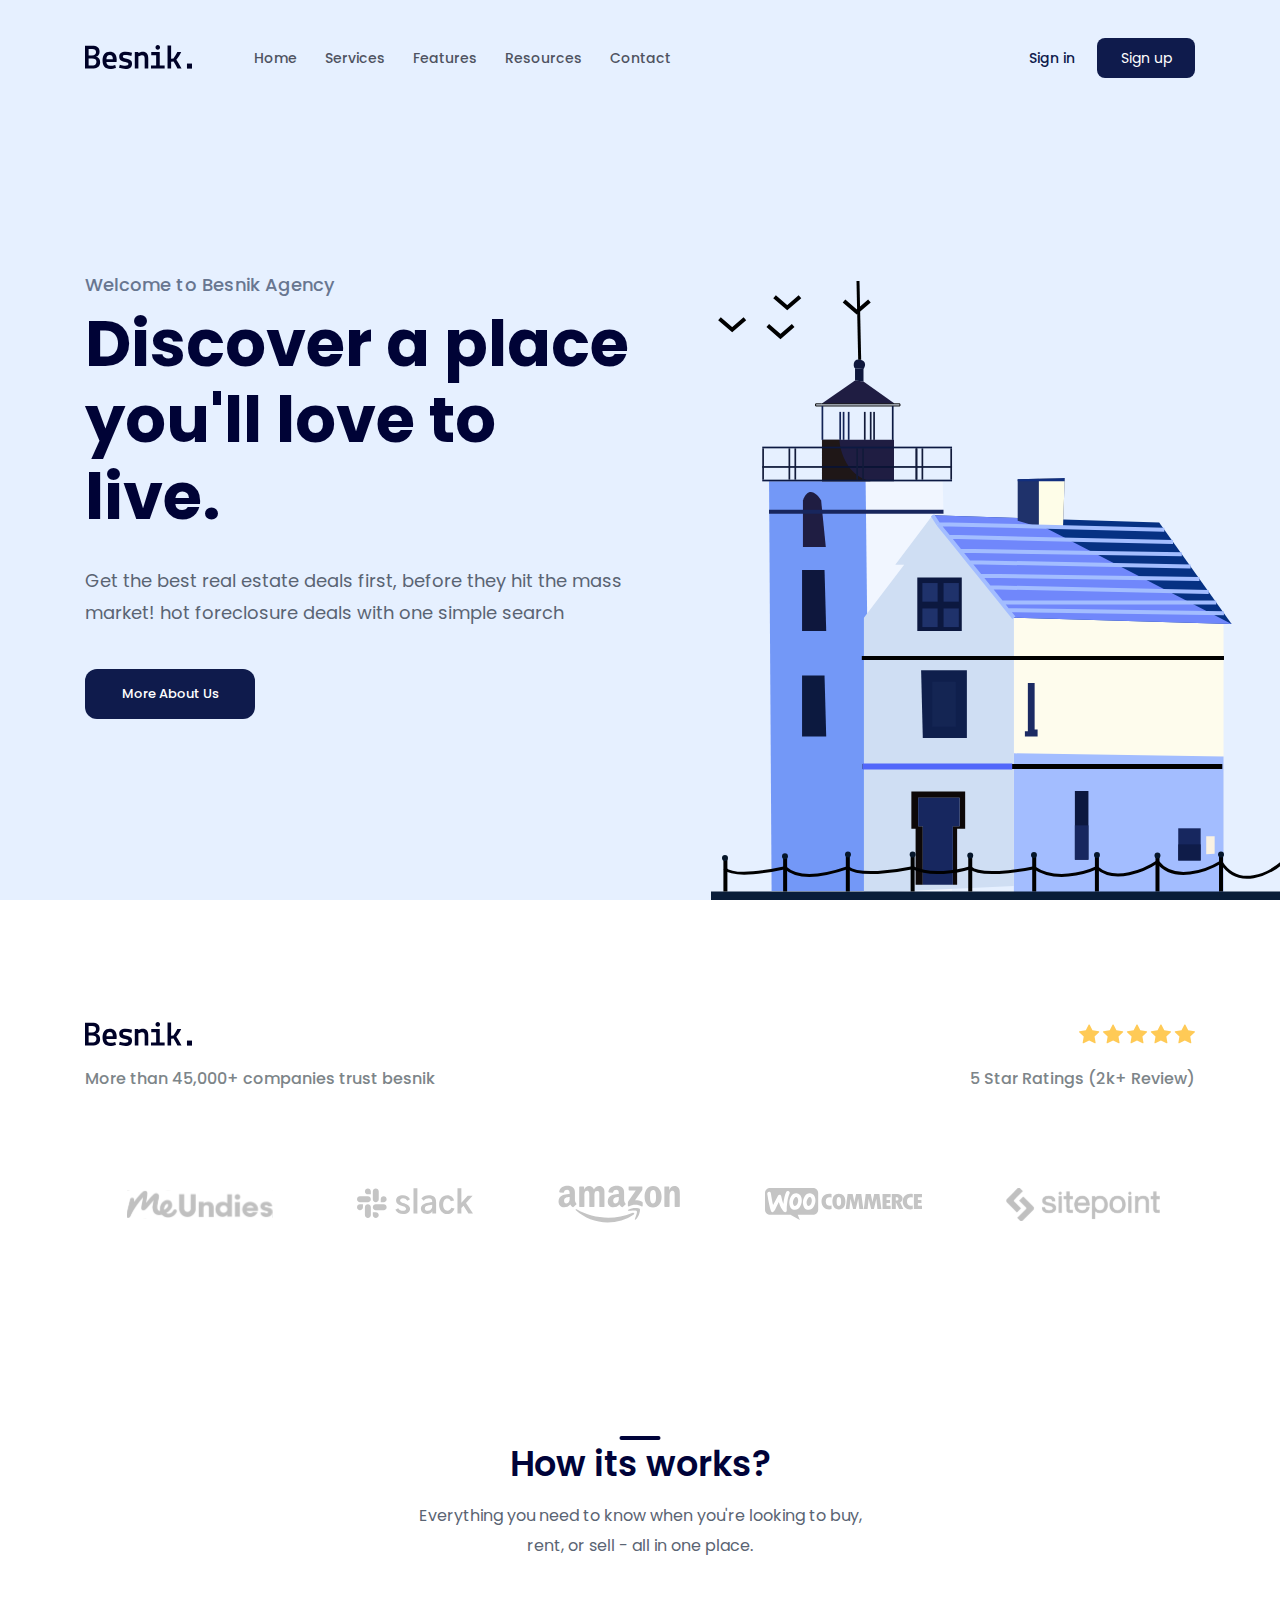
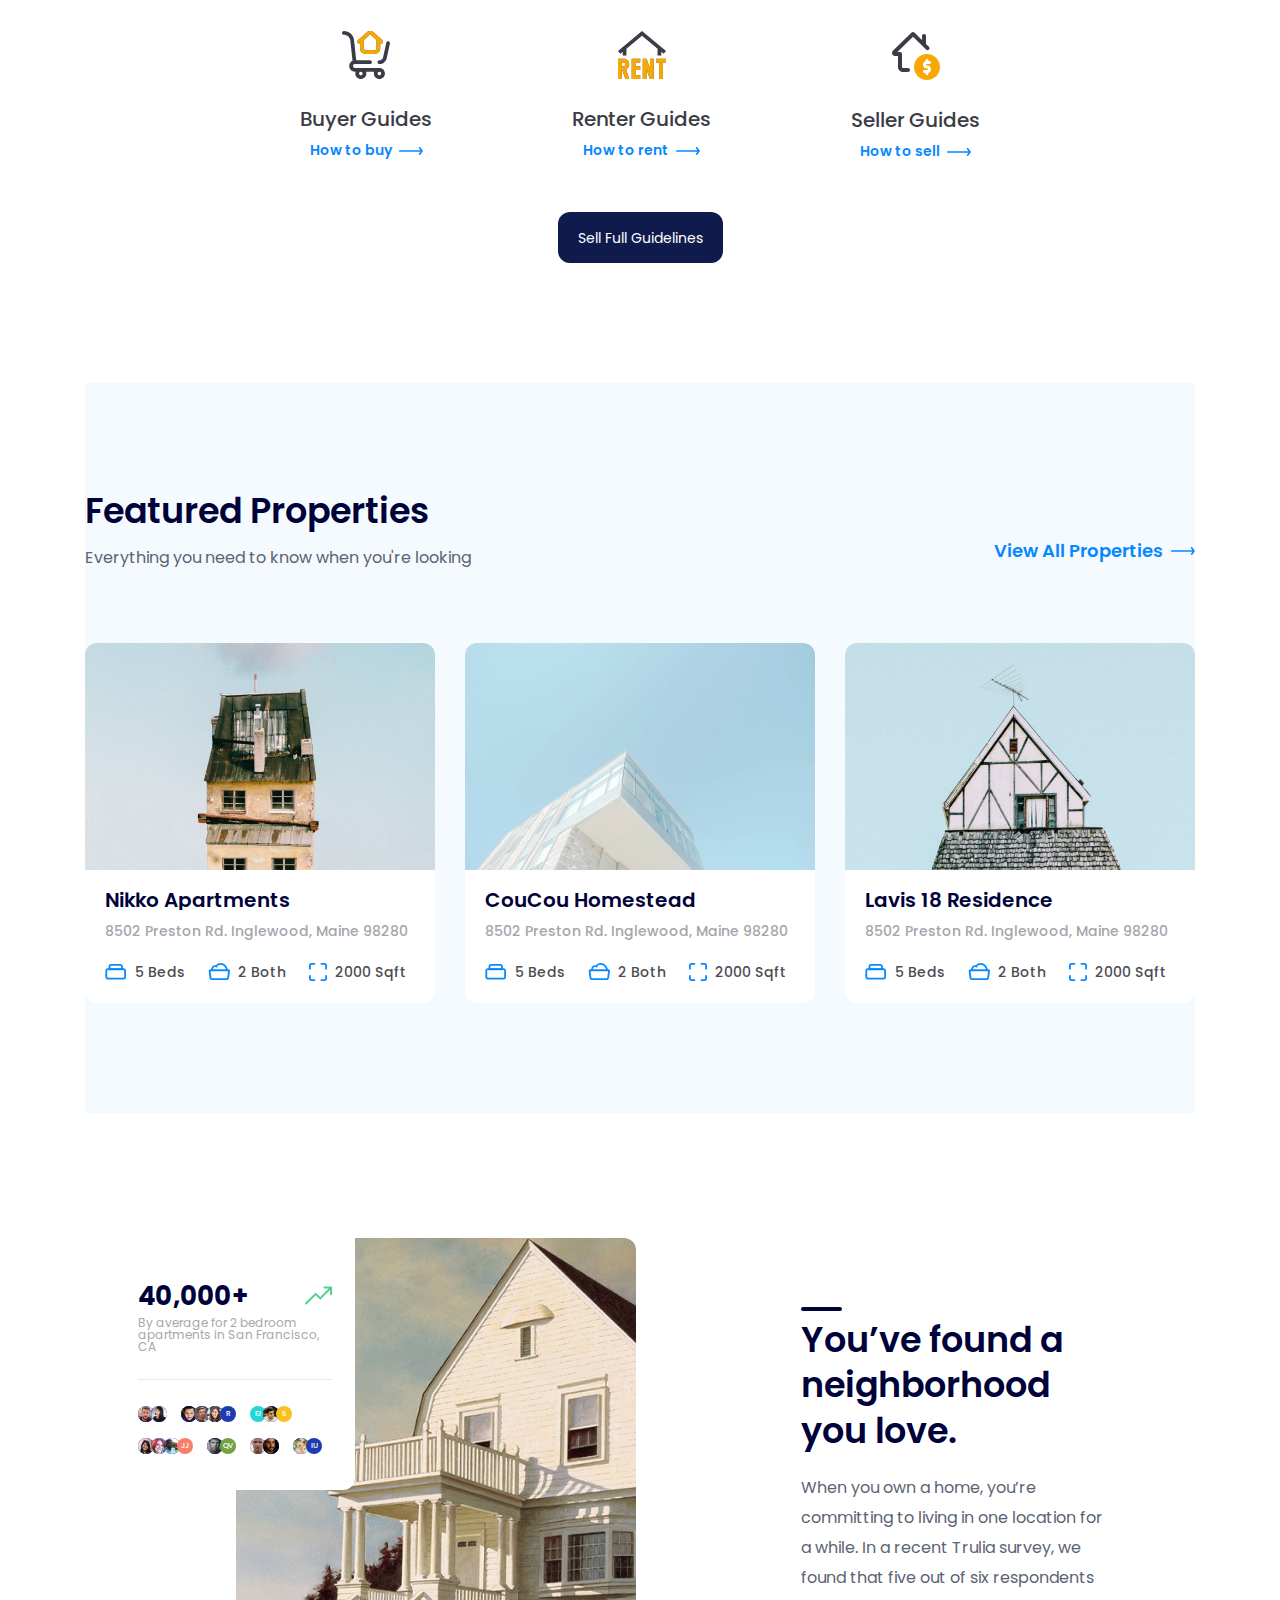
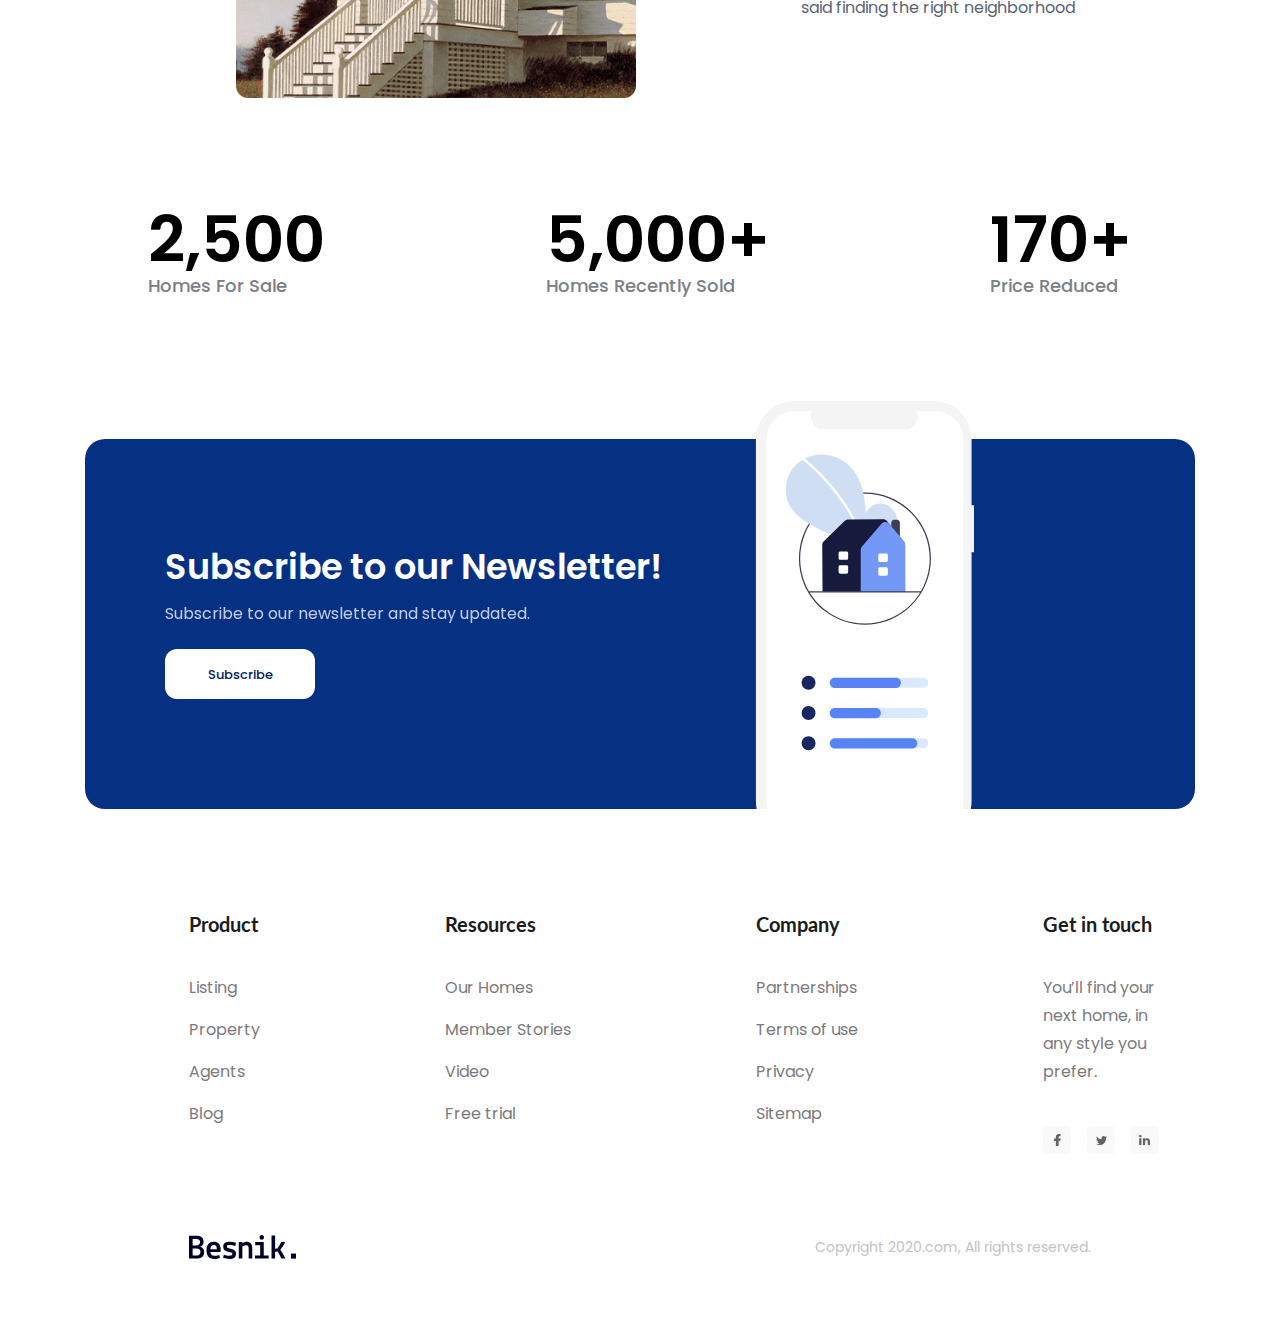
<file: index.html>
<!DOCTYPE html>
<html lang="en">
    <head>
        <meta charset="UTF-8" />
        <meta http-equiv="X-UA-Compatible" content="IE=edge" />
        <meta name="viewport" content="width=device-width, initial-scale=1.0" />
        <title>F8 Project 01</title>
        <link rel="stylesheet" href="./assets/css/reset.css" />
        <!-- <link rel="stylesheet" href="./assets/fonts/stylesheet.css" /> -->
        <link rel="preconnect" href="https://fonts.googleapis.com" />
        <link rel="preconnect" href="https://fonts.gstatic.com" crossorigin />
        <link
            href="https://fonts.googleapis.com/css2?family=Poppins:wght@400;500;600;700&display=swap"
            rel="stylesheet"
        />
        <link rel="preconnect" href="https://fonts.googleapis.com" />
        <link rel="preconnect" href="https://fonts.gstatic.com" crossorigin />
        <link
            href="https://fonts.googleapis.com/css2?family=Lato:wght@700&family=Poppins:wght@400;500;600;700&display=swap"
            rel="stylesheet"
        />
        <link rel="stylesheet" href="./assets/css/style.css" />
    </head>
    <body>
        <main>
            <!-- Header -->
            <header class="fixed-header">
                <div class="content">
                    <!-- Navbar -->
                    <nav class="navbar">
                        <!-- Logo -->
                        <a href="#"
                            ><img
                                src="./assets/img/logo/logo.svg"
                                alt="Besnik."
                        /></a>
                        <!-- Navigation -->
                        <ul>
                            <li><a href="#">Home</a></li>
                            <li><a href="#services">Services</a></li>
                            <li><a href="#features">Features</a></li>
                            <li><a href="#resources">Resources</a></li>
                            <li><a href="#contact">Contact</a></li>
                        </ul>
                        <!-- Action -->
                        <div class="action">
                            <a href="#!" class="action-link">Sign in</a>
                            <a href="#!" class="action-btn btn">Sign up</a>
                        </div>
                    </nav>
                </div>
            </header>
            <!-- Hero -->
            <div class="hero-wrap">
                <div class="content">
                    <div class="hero">
                        <div class="info">
                            <p class="sub-title">Welcome to Besnik Agency</p>
                            <h1 class="title">
                                Discover a place you'll love to live.
                            </h1>
                            <p class="desc">
                                Get the best real estate deals first, before
                                they hit the mass market! hot foreclosure deals
                                with one simple search
                            </p>
                            <!-- Call The Action -->
                            <a href="" class="btn hero-cta">More About Us</a>
                        </div>
                        <img
                            src="./assets/img/hero/house illustration.svg"
                            alt="Discover a place you'll love to live."
                            class="hero-img"
                        />
                    </div>
                </div>
            </div>
            <!-- Clients -->
            <div id="services" class="clients">
                <div class="content">
                    <div class="row">
                        <img src="./assets/img/logo/logo.svg" alt="Besnik." />
                        <img
                            src="./assets/img/clients/stars.svg"
                            alt="stars"
                            class="stars"
                        />
                    </div>
                    <div class="row row-desc">
                        <p class="desc">
                            More than 45,000+ companies trust besnik
                        </p>
                        <p class="desc">5 Star Ratings (2k+ Review)</p>
                    </div>
                    <div class="images">
                        <a>
                            <img
                                src="./assets/img/clients/logo/logo-1.svg"
                                alt="MeUndies"
                            />
                        </a>
                        <a>
                            <img
                                src="./assets/img/clients/logo/logo-2.svg"
                                alt="Slack"
                            />
                        </a>
                        <a>
                            <img
                                src="./assets/img/clients/logo/logo-3.svg"
                                alt="Amazon"
                            />
                        </a>
                        <a>
                            <img
                                src="./assets/img/clients/logo/logo-4.svg"
                                alt="WooCommerce"
                            />
                        </a>
                        <a>
                            <img
                                src="./assets/img/clients/logo/logo-5.svg"
                                alt="SitePoint"
                            />
                        </a>
                    </div>
                </div>
            </div>
            <!-- Guide -->
            <div id="features" class="guide">
                <div class="content">
                    <h2 class="sub-title">How its works?</h2>
                    <p class="desc">
                        Everything you need to know when you're looking to buy,
                        rent, or sell - all in one place.
                    </p>
                    <ul class="guide-list">
                        <li class="guide-item">
                            <img
                                src="./assets/img/guides/icon1.svg"
                                alt=""
                                class="icon"
                            />
                            <h3 class="title">Buyer Guides</h3>
                            <a href="#!" class="link">
                                <span>How to buy</span>
                                <img
                                    src="./assets/img/guides/arrow.svg"
                                    alt=""
                                    class="arrow"
                                />
                            </a>
                        </li>
                        <li class="guide-item">
                            <img
                                src="./assets/img/guides/icon2.svg"
                                alt=""
                                class="icon"
                            />
                            <h3 class="title">Renter Guides</h3>
                            <a href="#!" class="link">
                                <span>How to rent</span>
                                <img
                                    src="./assets/img/guides/arrow.svg"
                                    alt=""
                                    class="arrow"
                                />
                            </a>
                        </li>
                        <li class="guide-item">
                            <img
                                src="./assets/img/guides/icon3.svg"
                                alt=""
                                class="icon"
                            />
                            <h3 class="title">Seller Guides</h3>
                            <a href="#!" class="link">
                                <span>How to sell</span>
                                <img
                                    src="./assets/img/guides/arrow.svg"
                                    alt=""
                                    class="arrow"
                                />
                            </a>
                        </li>
                    </ul>
                    <div class="guide-cta">
                        <a class="btn">Sell Full Guidelines</a>
                    </div>
                </div>
            </div>
            <!-- Featured -->
            <div id="resources" class="featured">
                <div class="content">
                    <header>
                        <h2 class="sub-title">Featured Properties</h2>
                        <div class="row">
                            <p class="desc">
                                Everything you need to know when you're looking
                            </p>
                            <a href="" class="link">
                                <span>View All Properties</span>
                                <img
                                    src="./assets/img/guides/arrow.svg"
                                    alt="arrow"
                                />
                            </a>
                        </div>
                    </header>
                    <div class="list">
                        <!-- Featured Item 1 -->
                        <div class="item">
                            <a href="#!"
                                ><img
                                    src="./assets/img/featured/img1.png"
                                    alt="Nikko Apartments"
                                    class="thumb"
                                />
                            </a>
                            <div class="body">
                                <h3 class="title">
                                    <a href="#!" class="line-clamp"
                                        >Nikko Apartments</a
                                    >
                                </h3>
                                <p
                                    class="desc line-clamp"
                                    style="--line-clamp: 3"
                                >
                                    8502 Preston Rd. Inglewood, Maine 98280
                                </p>
                                <div class="info">
                                    <img
                                        src="./assets/img/featured/icon1.svg"
                                        alt=""
                                        class="icon"
                                    />
                                    <span class="label">5 Beds</span>

                                    <img
                                        src="./assets/img/featured/icon2.svg"
                                        alt=""
                                        class="icon"
                                    />
                                    <span class="label">2 Both</span>

                                    <img
                                        src="./assets/img/featured/icon3.svg"
                                        alt=""
                                        class="icon"
                                    />
                                    <span class="label">2000 Sqft</span>
                                </div>
                            </div>
                        </div>
                        <!-- Featured Item 2 -->
                        <div class="item">
                            <a href="">
                                <img
                                    src="./assets/img/featured/img2.png"
                                    alt="CouCou Homestead"
                                    class="thumb"
                                />
                            </a>
                            <div class="body">
                                <h3 class="title">
                                    <a href="#!" class="line-clamp"
                                        >CouCou Homestead</a
                                    >
                                </h3>
                                <p
                                    class="desc line-clamp"
                                    style="--line-clamp: 3"
                                >
                                    8502 Preston Rd. Inglewood, Maine 98280
                                </p>
                                <div class="info">
                                    <img
                                        src="./assets/img/featured/icon1.svg"
                                        alt=""
                                        class="icon"
                                    />
                                    <span class="label">5 Beds</span>

                                    <img
                                        src="./assets/img/featured/icon2.svg"
                                        alt=""
                                        class="icon"
                                    />
                                    <span class="label">2 Both</span>

                                    <img
                                        src="./assets/img/featured/icon3.svg"
                                        alt=""
                                        class="icon"
                                    />
                                    <span class="label">2000 Sqft</span>
                                </div>
                            </div>
                        </div>
                        <!-- Featured Item 3 -->
                        <div class="item">
                            <a href="#!">
                                <img
                                    src="./assets/img/featured/img3.png"
                                    alt="Lavis 18 Residence"
                                    class="thumb"
                                />
                            </a>
                            <div class="body">
                                <h3 class="title">
                                    <a href="#!" class="line-clamp"
                                        >Lavis 18 Residence</a
                                    >
                                </h3>
                                <p
                                    class="desc line-clamp"
                                    style="--line-clamp: 3"
                                >
                                    8502 Preston Rd. Inglewood, Maine 98280
                                </p>
                                <div class="info">
                                    <img
                                        src="./assets/img/featured/icon1.svg"
                                        alt=""
                                        class="icon"
                                    />
                                    <span class="label">5 Beds</span>

                                    <img
                                        src="./assets/img/featured/icon2.svg"
                                        alt=""
                                        class="icon"
                                    />
                                    <span class="label">2 Both</span>

                                    <img
                                        src="./assets/img/featured/icon3.svg"
                                        alt=""
                                        class="icon"
                                    />
                                    <span class="label">2000 Sqft</span>
                                </div>
                            </div>
                        </div>
                    </div>
                </div>
            </div>
            <!-- Stats -->
            <div class="stats">
                <div class="content">
                    <div class="row">
                        <div class="img-block">
                            <div class="stats-trend">
                                <div class="row">
                                    <strong class="value">40,000+</strong>
                                    <img
                                        src="./assets/img/arrow up.svg"
                                        alt=""
                                        class="icon"
                                    />
                                </div>
                                <p class="desc">
                                    By average for 2 bedroom apartments in San
                                    Francisco, CA
                                </p>
                                <div class="separate"></div>
                                <div class="avt-block">
                                    <div class="avt-group">
                                        <img
                                            src="./assets/img/trend-avts/av1.jpg"
                                            alt=""
                                            class="avatar"
                                        />
                                        <img
                                            src="./assets/img/trend-avts/av2.jpg"
                                            alt=""
                                            class="avatar"
                                        />
                                    </div>
                                    <div class="avt-group">
                                        <img
                                            src="./assets/img/trend-avts/av3.jpg"
                                            alt=""
                                            class="avatar"
                                        />
                                        <img
                                            src="./assets/img/trend-avts/av4.jpg"
                                            alt=""
                                            class="avatar"
                                        />
                                        <img
                                            src="./assets/img/trend-avts/av5.jpg"
                                            alt=""
                                            class="avatar"
                                        />
                                        <div
                                            style="--bg-color: #1f3bb1"
                                            class="avatar"
                                        >
                                            R
                                        </div>
                                    </div>
                                    <div class="avt-group">
                                        <div
                                            style="--bg-color: #24d6d9"
                                            class="avatar"
                                        >
                                            FJ
                                        </div>
                                        <img
                                            src="./assets/img/trend-avts/av6.jpg"
                                            alt=""
                                            class="avatar"
                                        />
                                        <div
                                            style="--bg-color: #f8c120"
                                            class="avatar"
                                        >
                                            S
                                        </div>
                                    </div>
                                    <div class="avt-group">
                                        <img
                                            src="./assets/img/trend-avts/av7.jpg"
                                            alt=""
                                            class="avatar"
                                        />
                                        <img
                                            src="./assets/img/trend-avts/av8.jpg"
                                            alt=""
                                            class="avatar"
                                        />
                                        <img
                                            src="./assets/img/trend-avts/av9.jpg"
                                            alt=""
                                            class="avatar"
                                        />
                                        <div
                                            style="--bg-color: #f97f6b"
                                            class="avatar"
                                        >
                                            JJ
                                        </div>
                                    </div>
                                    <div class="avt-group">
                                        <img
                                            src="./assets/img/trend-avts/av10.jpg"
                                            alt=""
                                            class="avatar"
                                        />
                                        <div
                                            style="--bg-color: #73a242"
                                            class="avatar"
                                        >
                                            QV
                                        </div>
                                    </div>
                                    <div class="avt-group">
                                        <img
                                            src="./assets/img/trend-avts/av11.jpg"
                                            alt=""
                                            class="avatar"
                                        />
                                        <img
                                            src="./assets/img/trend-avts/av12.jpg"
                                            alt=""
                                            class="avatar"
                                        />
                                    </div>
                                    <div class="avt-group">
                                        <img
                                            src="./assets/img/trend-avts/av13.jpg"
                                            alt=""
                                            class="avatar"
                                        />
                                        <div
                                            style="--bg-color: #1f3bb0"
                                            class="avatar"
                                        >
                                            IU
                                        </div>
                                    </div>
                                </div>
                            </div>
                            <img
                                class="image"
                                src="./assets/img/houseee.jpg"
                                alt="You’ve found a neighborhood you love."
                            />
                        </div>
                        <div class="info">
                            <h2 class="sub-title">
                                You’ve found a neighborhood you love.
                            </h2>
                            <p class="desc">
                                When you own a home, you’re committing to living
                                in one location for a while. In a recent Trulia
                                survey, we found that five out of six
                                respondents said finding the right neighborhood
                            </p>
                        </div>
                    </div>
                    <div class="row qty-row">
                        <div class="qty-item">
                            <strong class="qty">2,500</strong>
                            <p class="qty-desc">Homes For Sale</p>
                        </div>

                        <div class="qty-item">
                            <strong class="qty">5,000+</strong>
                            <p class="qty-desc">Homes Recently Sold</p>
                        </div>

                        <div class="qty-item">
                            <strong class="qty">170+</strong>
                            <p class="qty-desc">Price Reduced</p>
                        </div>
                    </div>
                </div>
            </div>

            <!-- Subscription-->
            <div id="contact" class="subscription">
                <div class="content">
                    <div class="body">
                        <div class="info">
                            <h2
                                class="sub-title line-clamp"
                                style="--line-clamp: 1"
                            >
                                Subscribe to our Newsletter!
                            </h2>
                            <p class="desc line-clamp" style="--line-clamp: 3">
                                Subscribe to our newsletter and stay updated.
                            </p>
                            <a href="#!" class="btn">Subscribe</a>
                        </div>
                        <img
                            src="./assets/img/phone.svg"
                            alt="Subscribe to our Newsletter!"
                            class="image"
                        />
                    </div>
                </div>
            </div>
            <!-- Footer -->
            <footer class="footer">
                <div class="content">
                    <div class="row row-top">
                        <!-- Product -->
                        <div class="col">
                            <h3 class="heading">Product</h3>
                            <ul class="list">
                                <li class="item">
                                    <a href="">Listing</a>
                                </li>
                                <li class="item">
                                    <a href="">Property</a>
                                </li>
                                <li class="item">
                                    <a href="">Agents</a>
                                </li>
                                <li class="item">
                                    <a href="">Blog</a>
                                </li>
                            </ul>
                        </div>
                        <!-- Resources -->
                        <div class="col">
                            <h3 class="heading">Resources</h3>
                            <ul class="list">
                                <li class="item">
                                    <a href="">Our Homes</a>
                                </li>
                                <li class="item">
                                    <a href="">Member Stories</a>
                                </li>
                                <li class="item">
                                    <a href="">Video</a>
                                </li>
                                <li class="item">
                                    <a href="">Free trial</a>
                                </li>
                            </ul>
                        </div>
                        <!-- Company -->
                        <div class="col">
                            <h3 class="heading">Company</h3>
                            <ul class="list">
                                <li class="item">
                                    <a href="">Partnerships</a>
                                </li>
                                <li class="item">
                                    <a href="">Terms of use</a>
                                </li>
                                <li class="item">
                                    <a href="">Privacy</a>
                                </li>
                                <li class="item">
                                    <a href="">Sitemap</a>
                                </li>
                            </ul>
                        </div>
                        <!-- Get in touch -->
                        <div class="col">
                            <h3 class="heading">Get in touch</h3>
                            <p class="desc">
                                You’ll find your next home, in any style you
                                prefer.
                            </p>
                            <div class="social">
                                <a href="#!" class="social-link">
                                    <img
                                        src="./assets/img/logo/facebook.svg"
                                        alt=""
                                        class="icon"
                                    />
                                </a>

                                <a href="#!" class="social-link">
                                    <img
                                        src="./assets/img/logo/twitter.svg"
                                        alt=""
                                        class="icon"
                                    />
                                </a>

                                <a href="#!" class="social-link">
                                    <img
                                        src="./assets/img/logo/linkedin.svg"
                                        alt=""
                                        class="icon"
                                    />
                                </a>
                            </div>
                        </div>
                    </div>
                    <div class="row row-bottom">
                        <img
                            src="./assets/img/logo/logo.svg"
                            alt="Besnik."
                            class="logo"
                        />
                        <p class="copyright">
                            Copyright 2020.com, All rights reserved.
                        </p>
                    </div>
                </div>
            </footer>
        </main>
    </body>
</html>
</file>
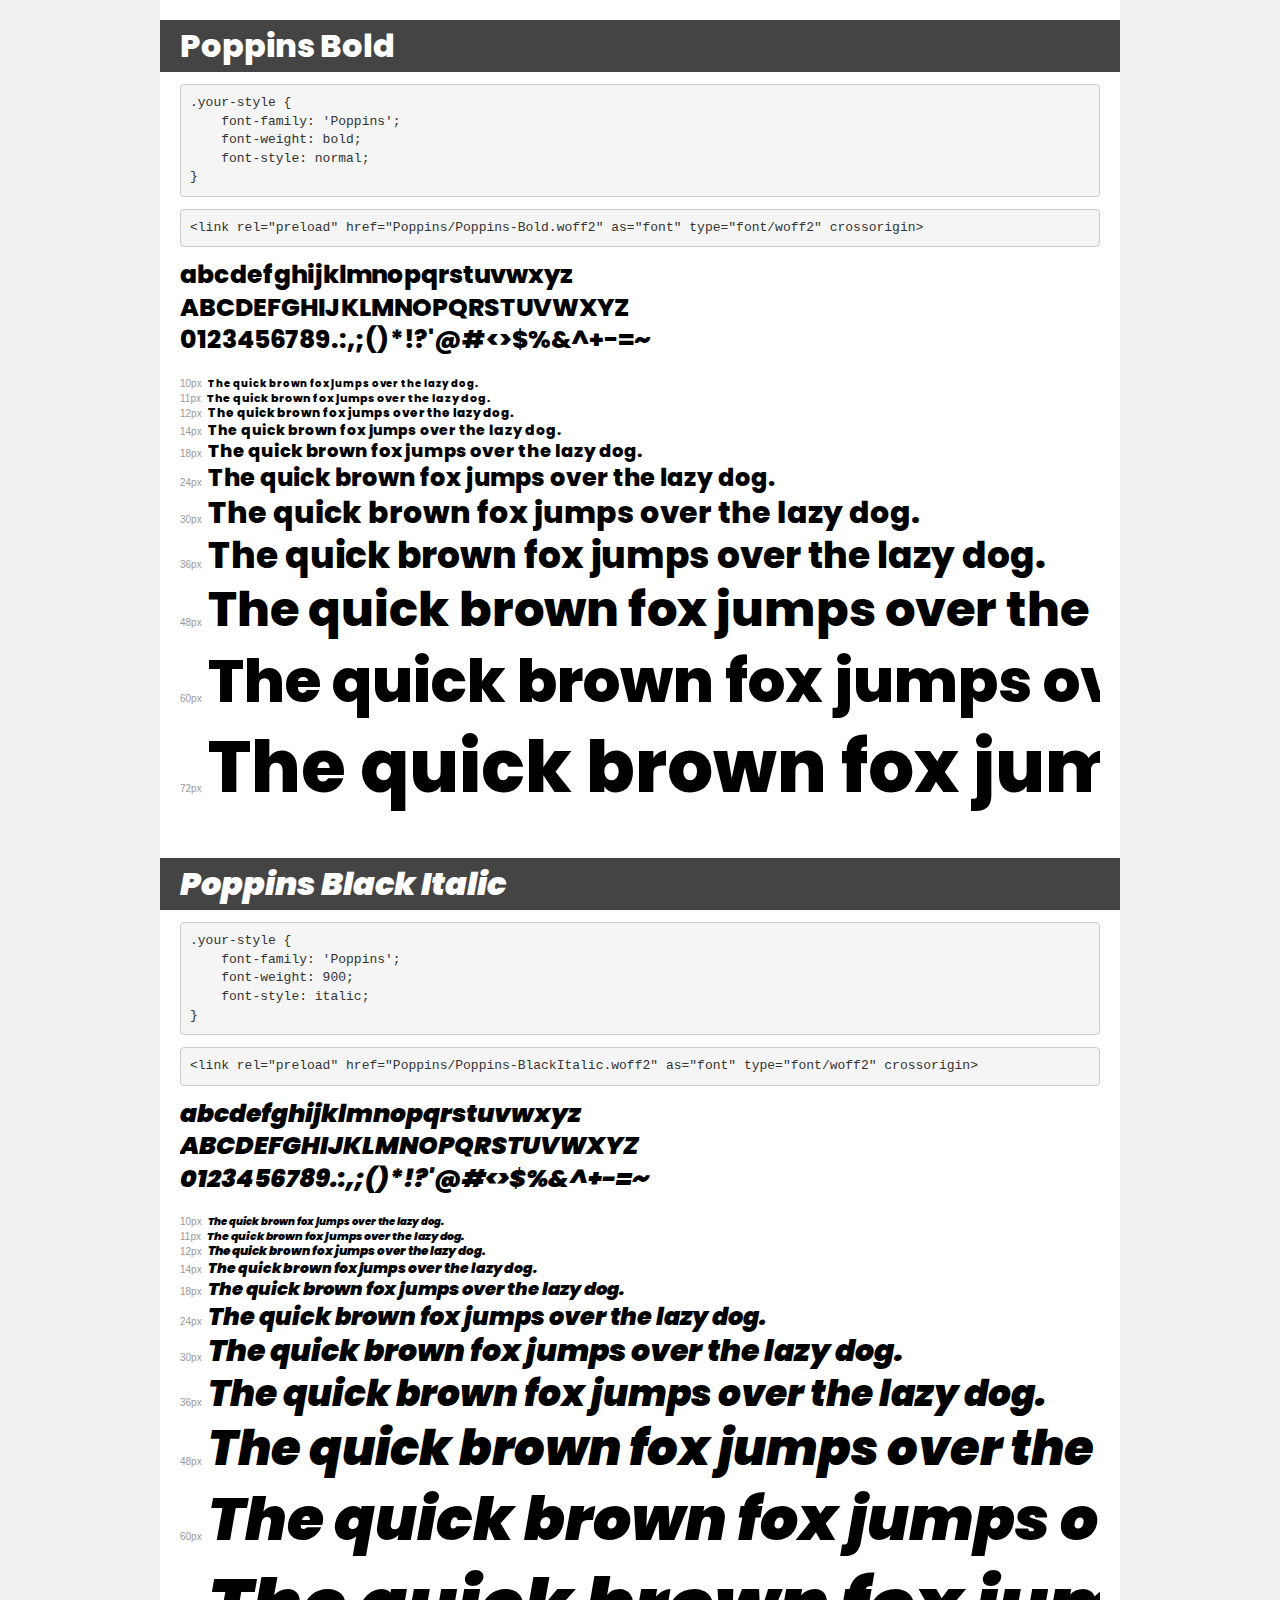
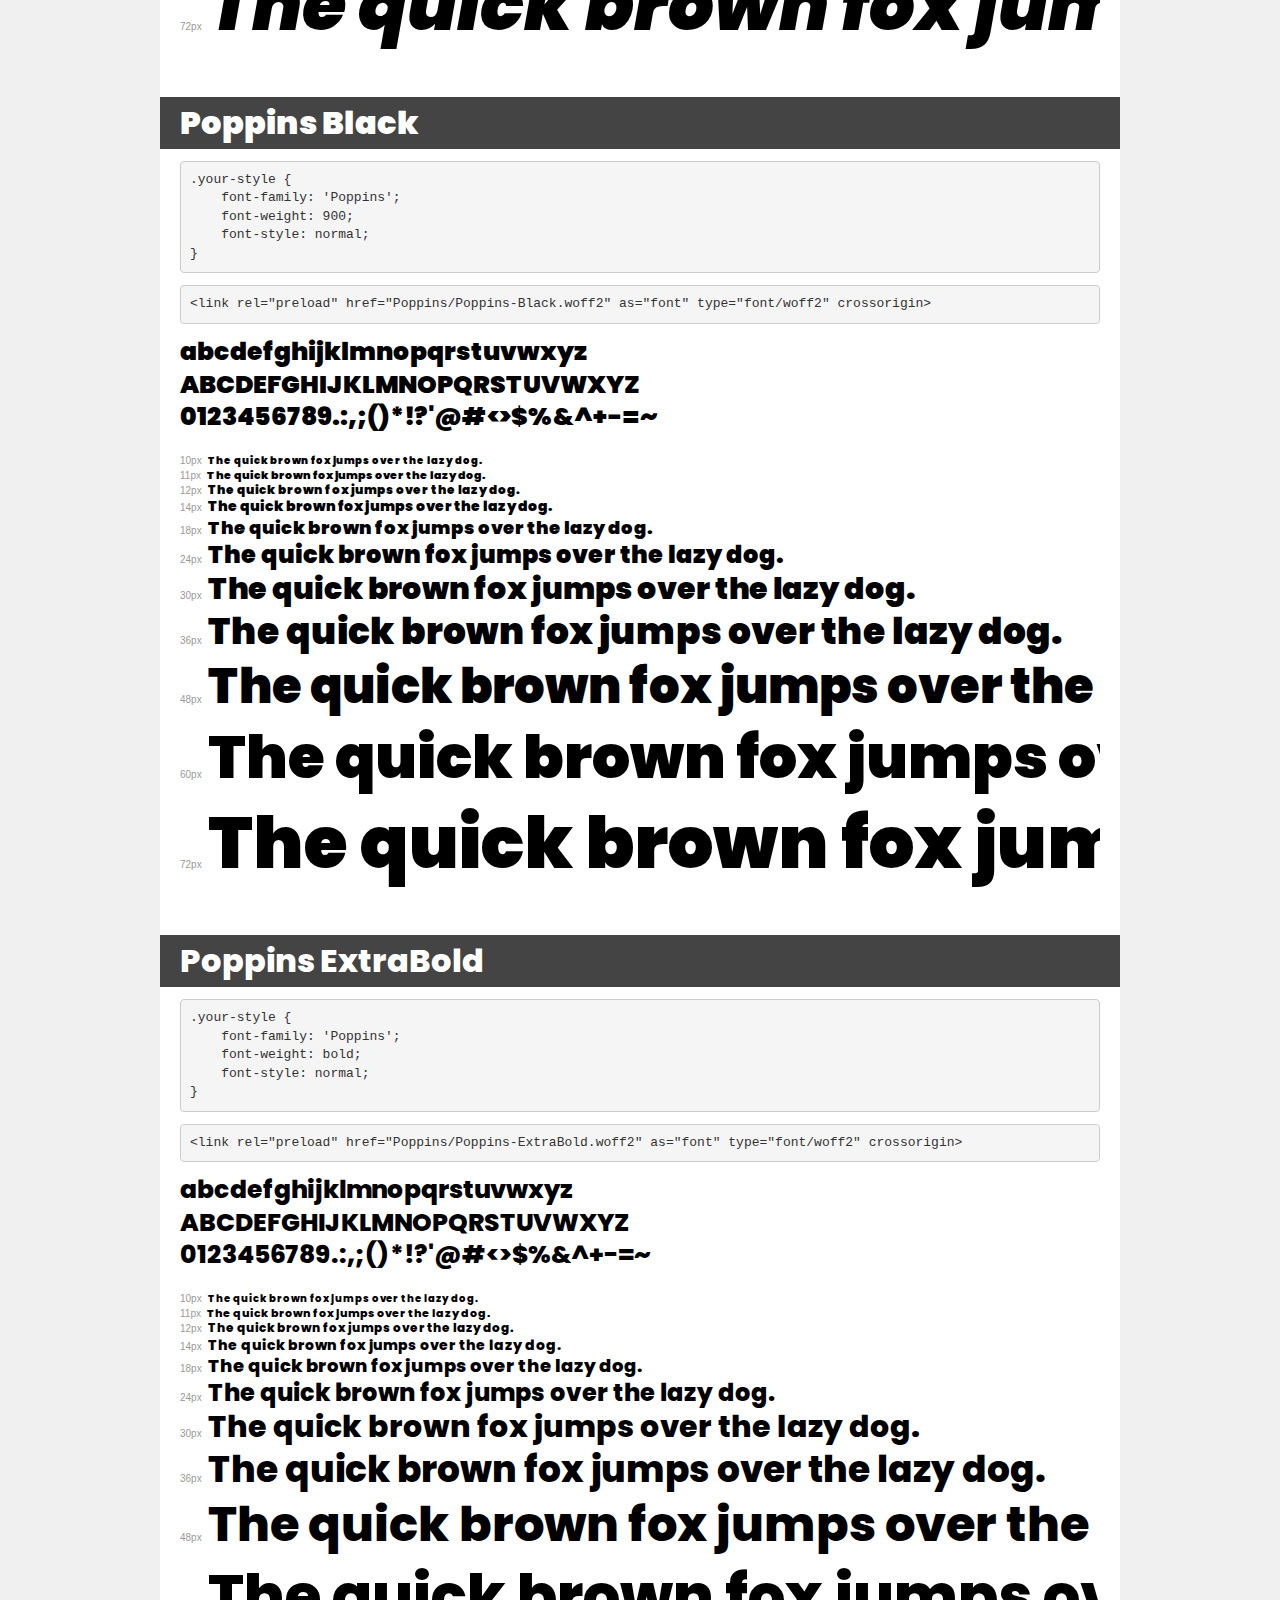
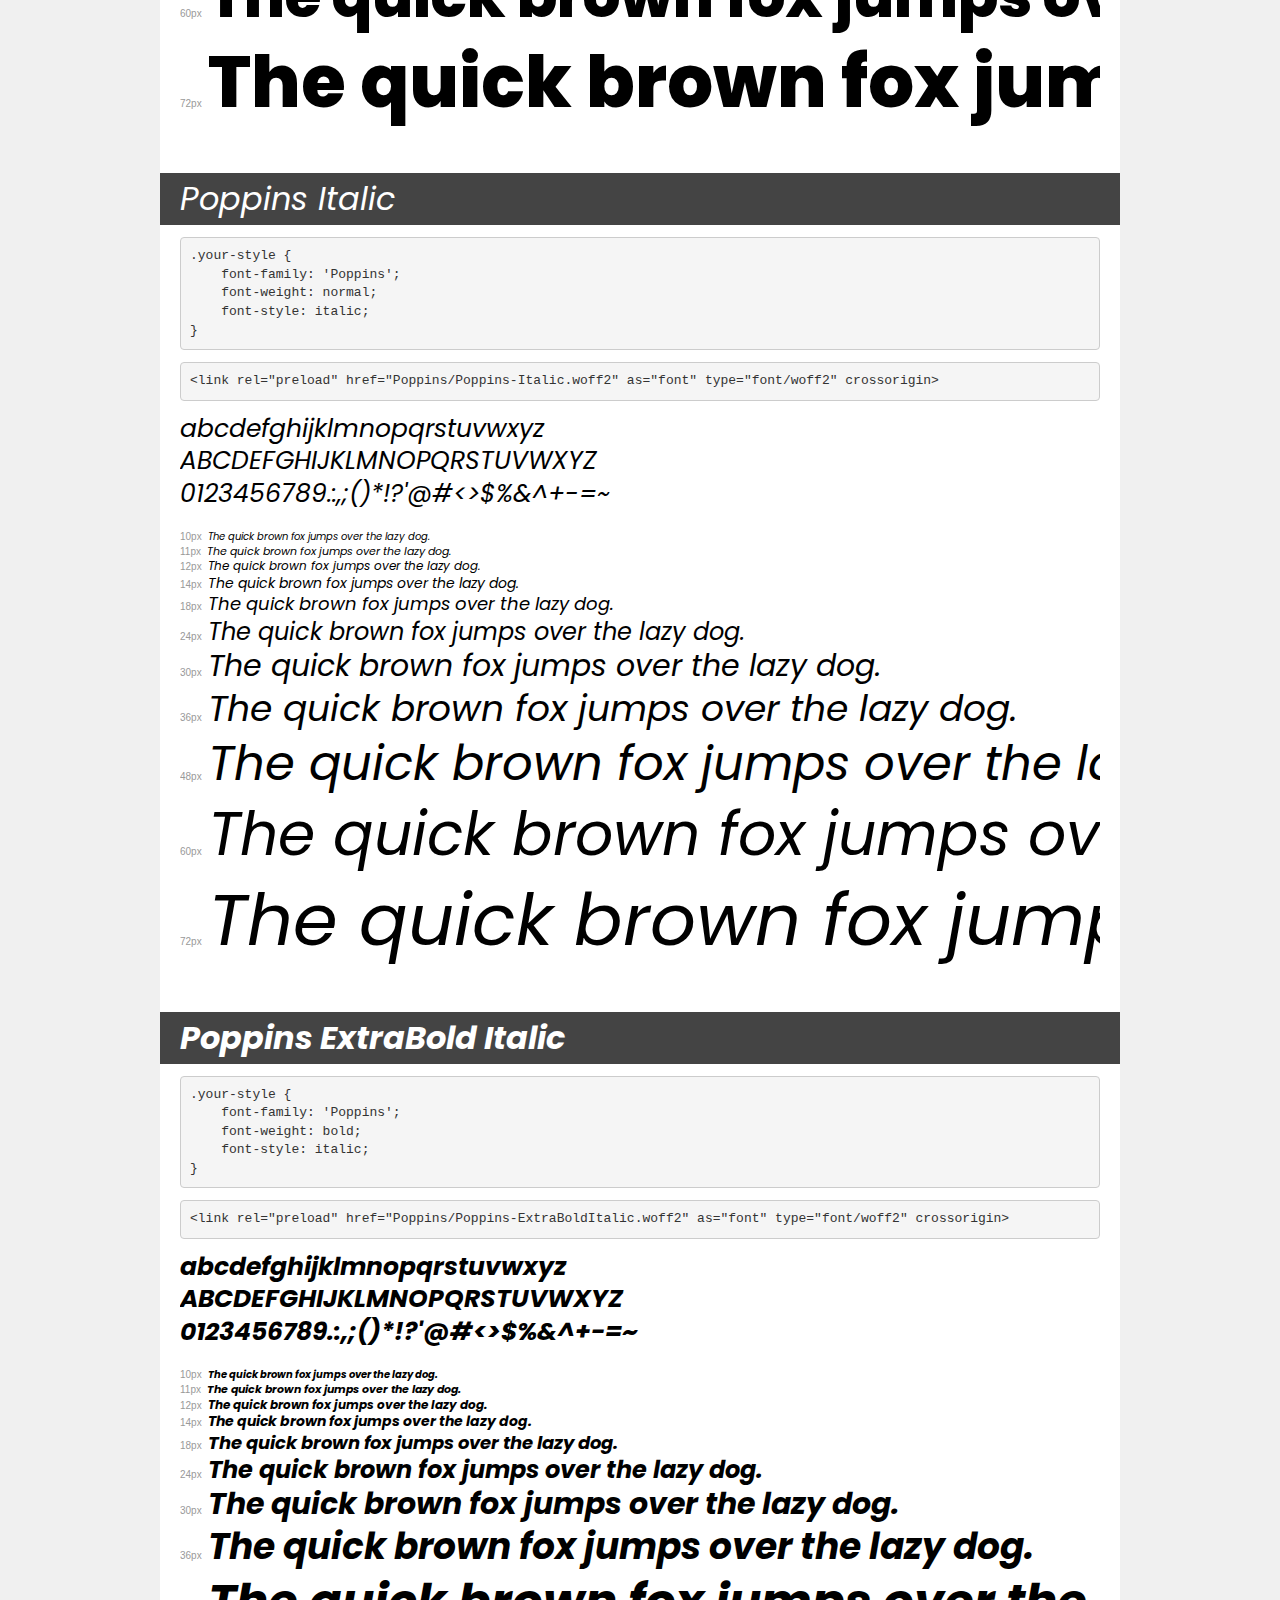
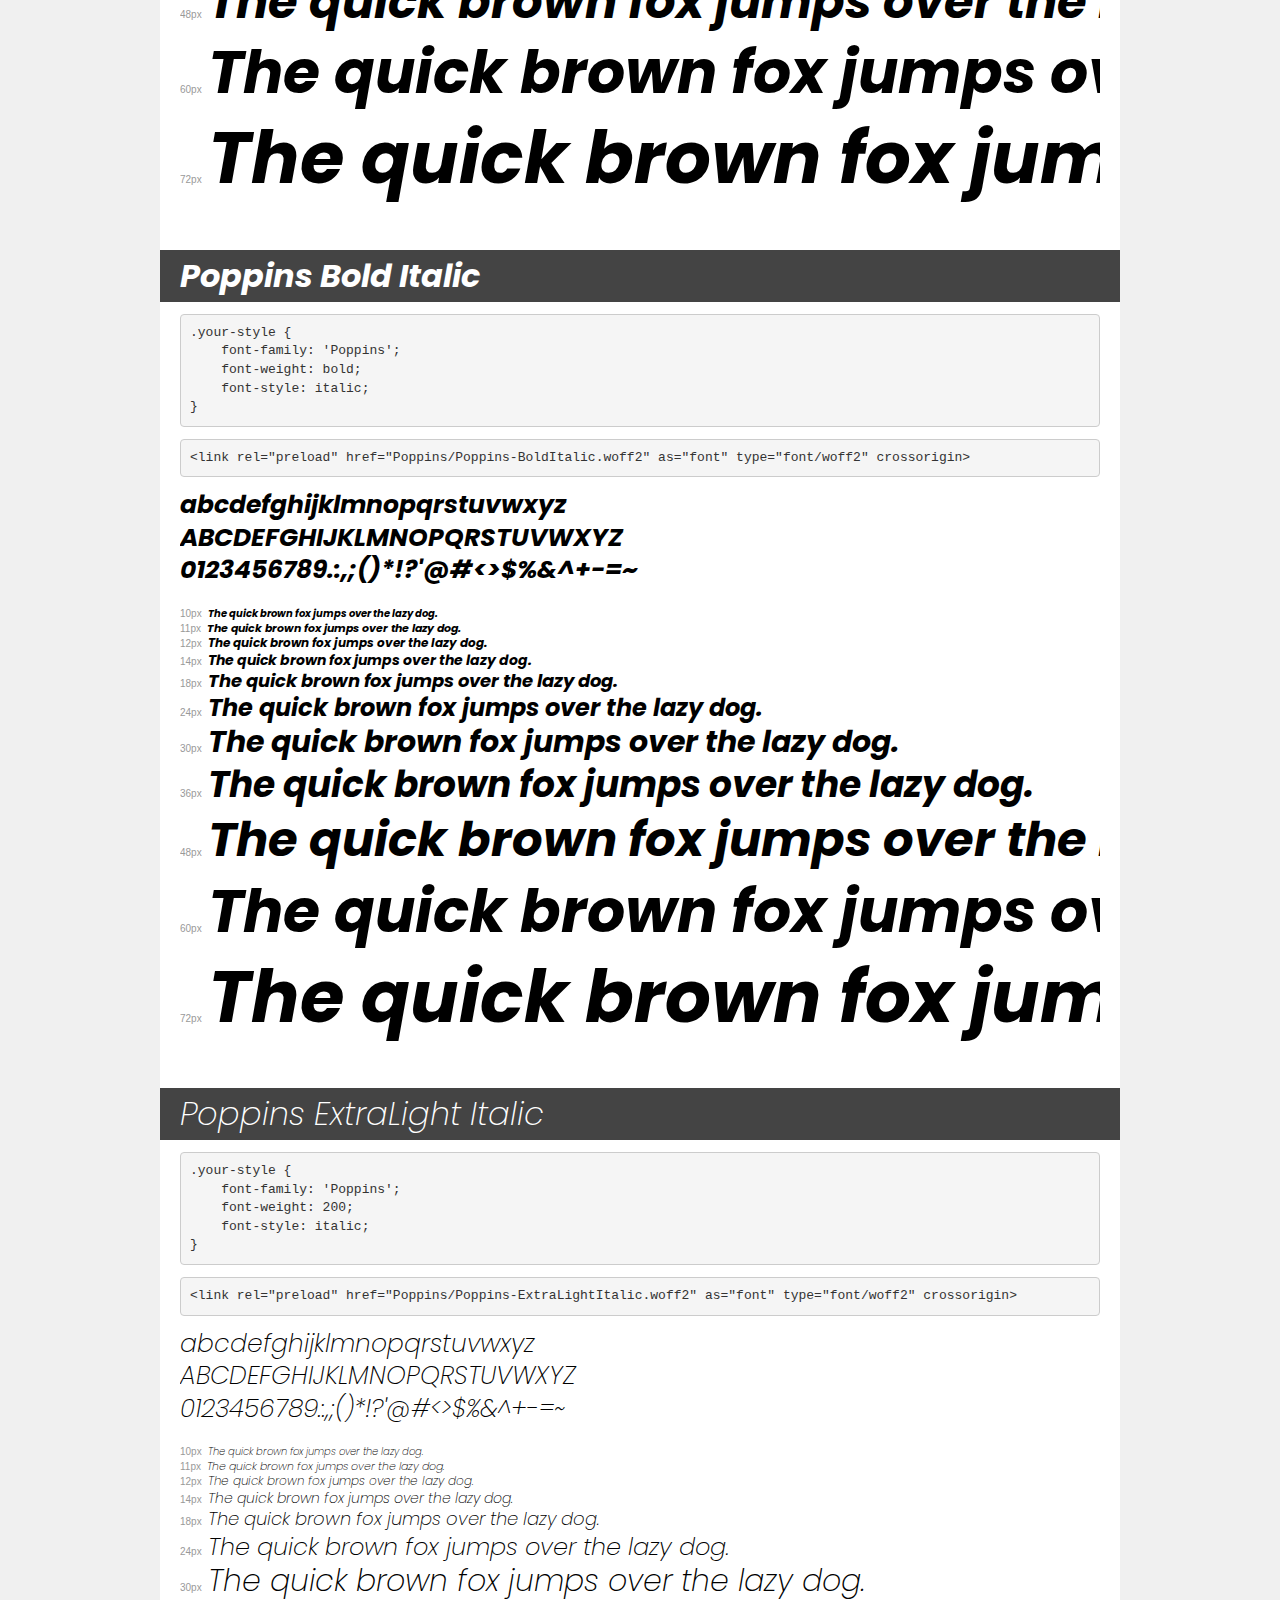
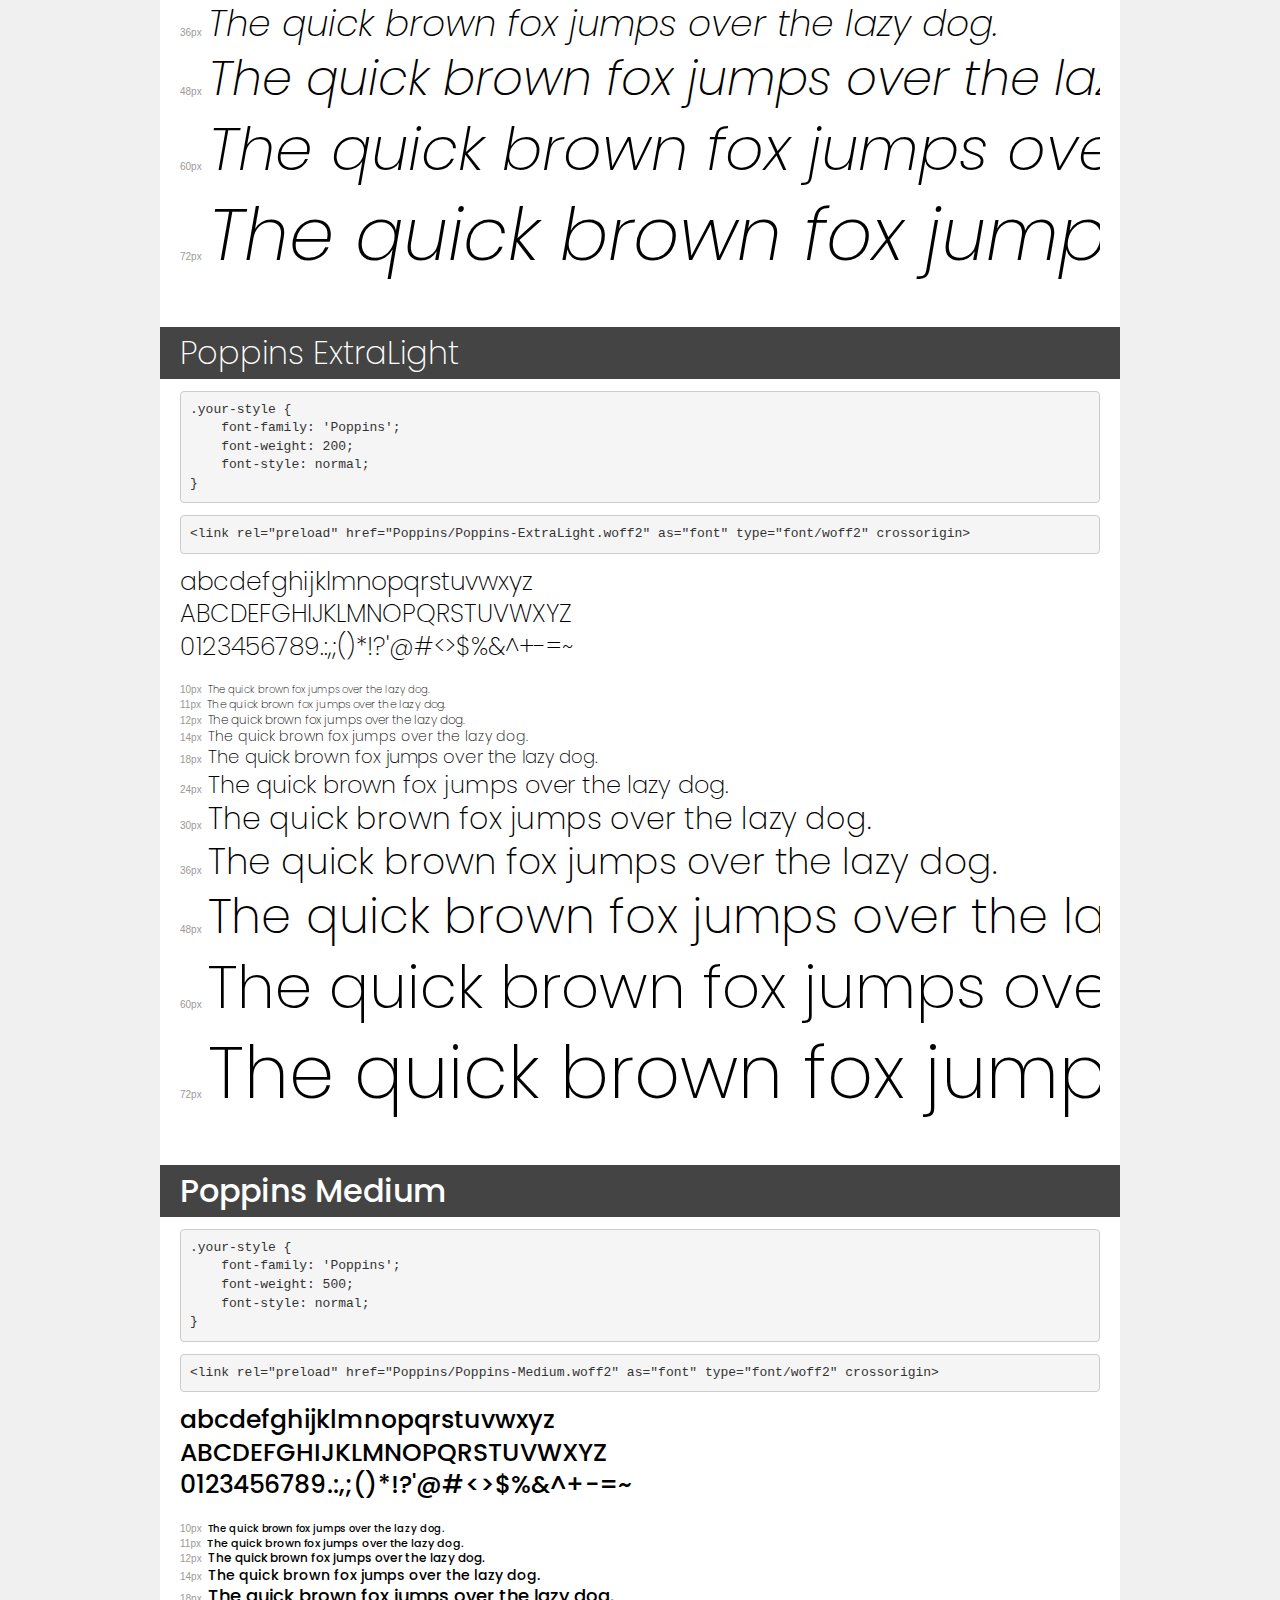
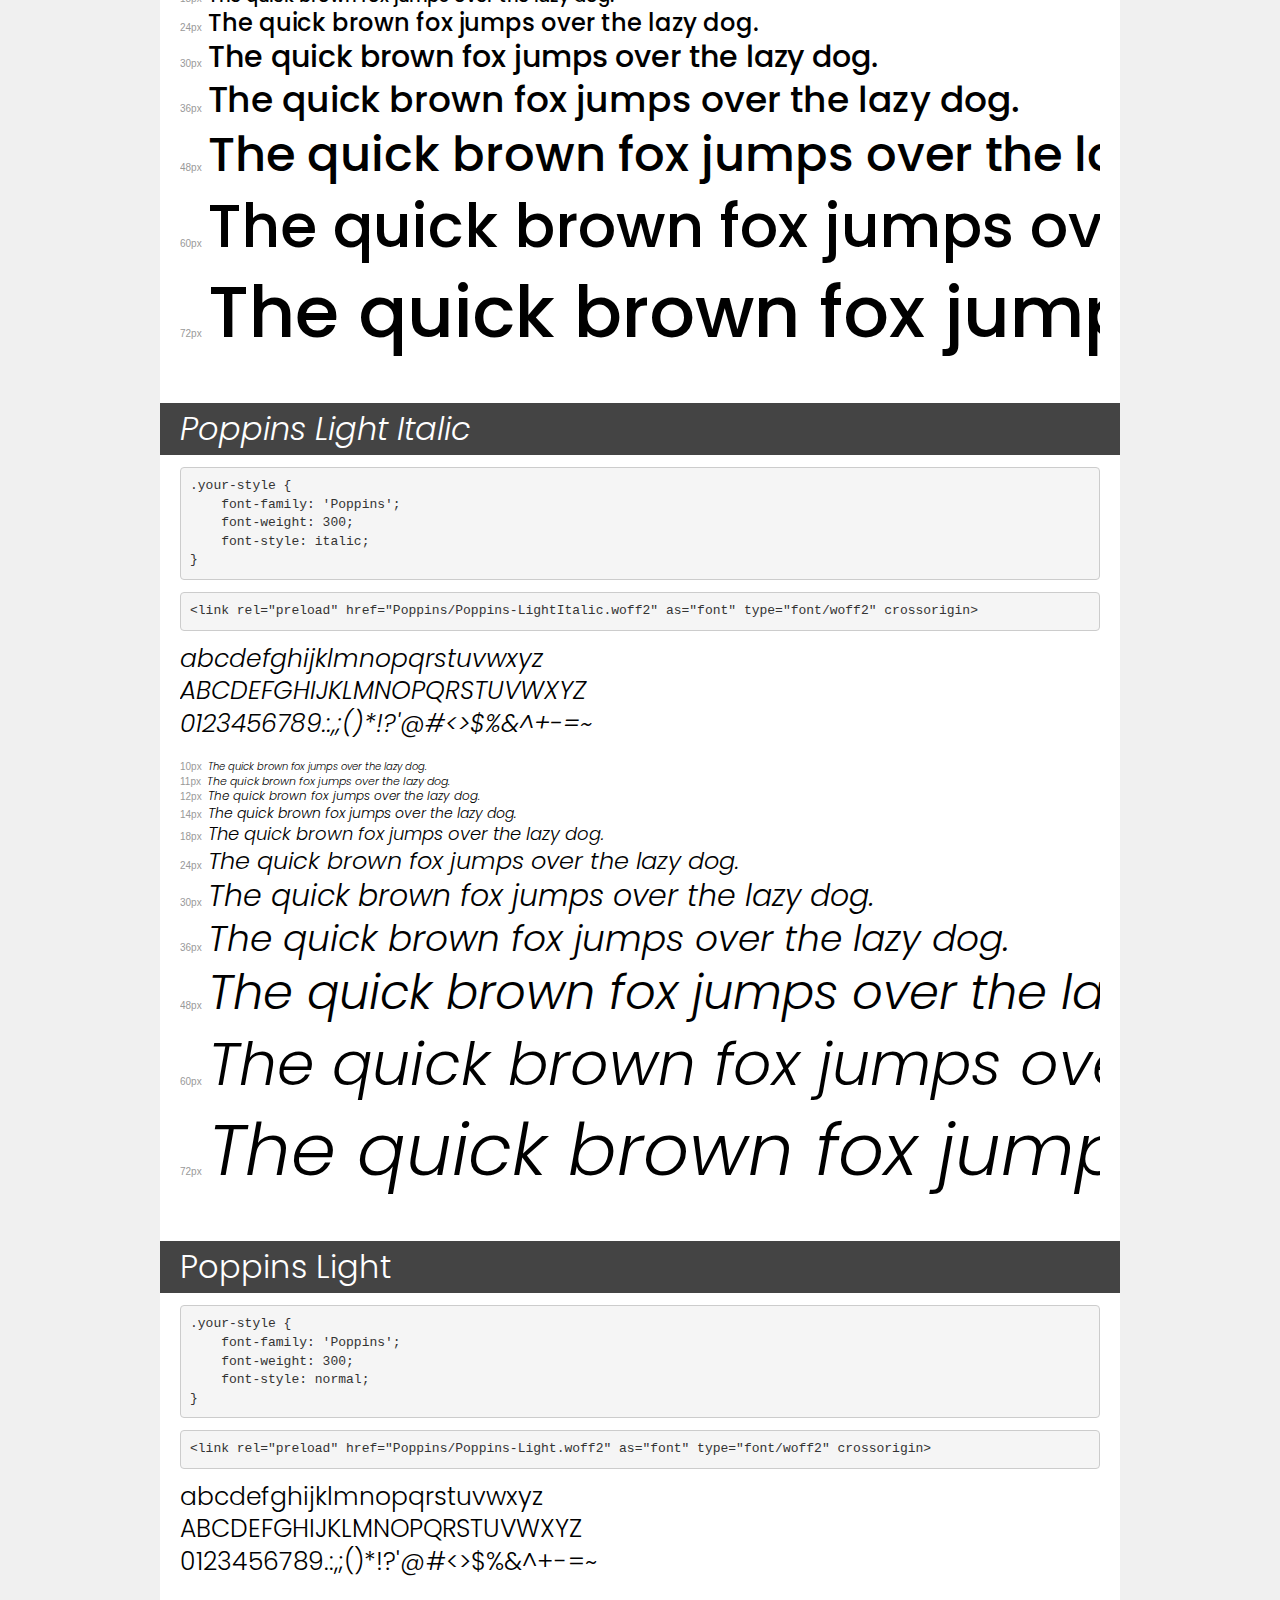
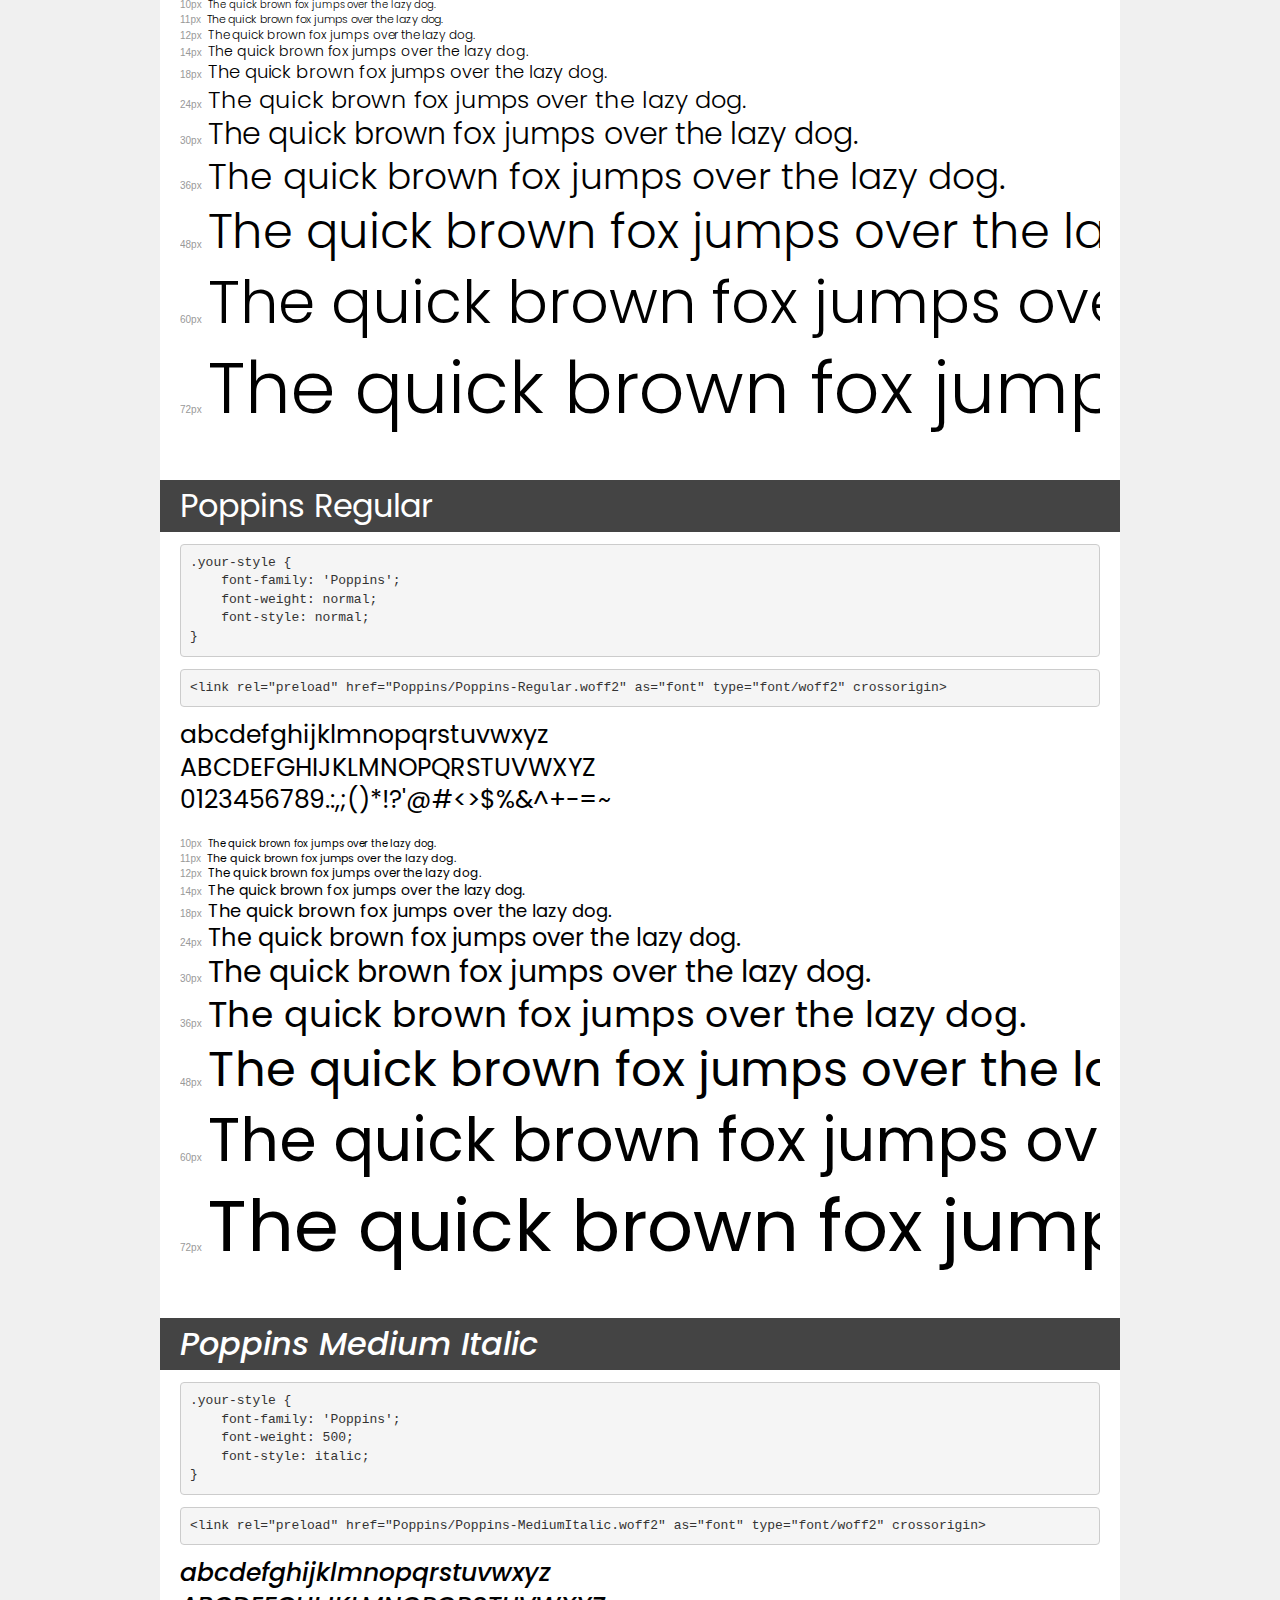
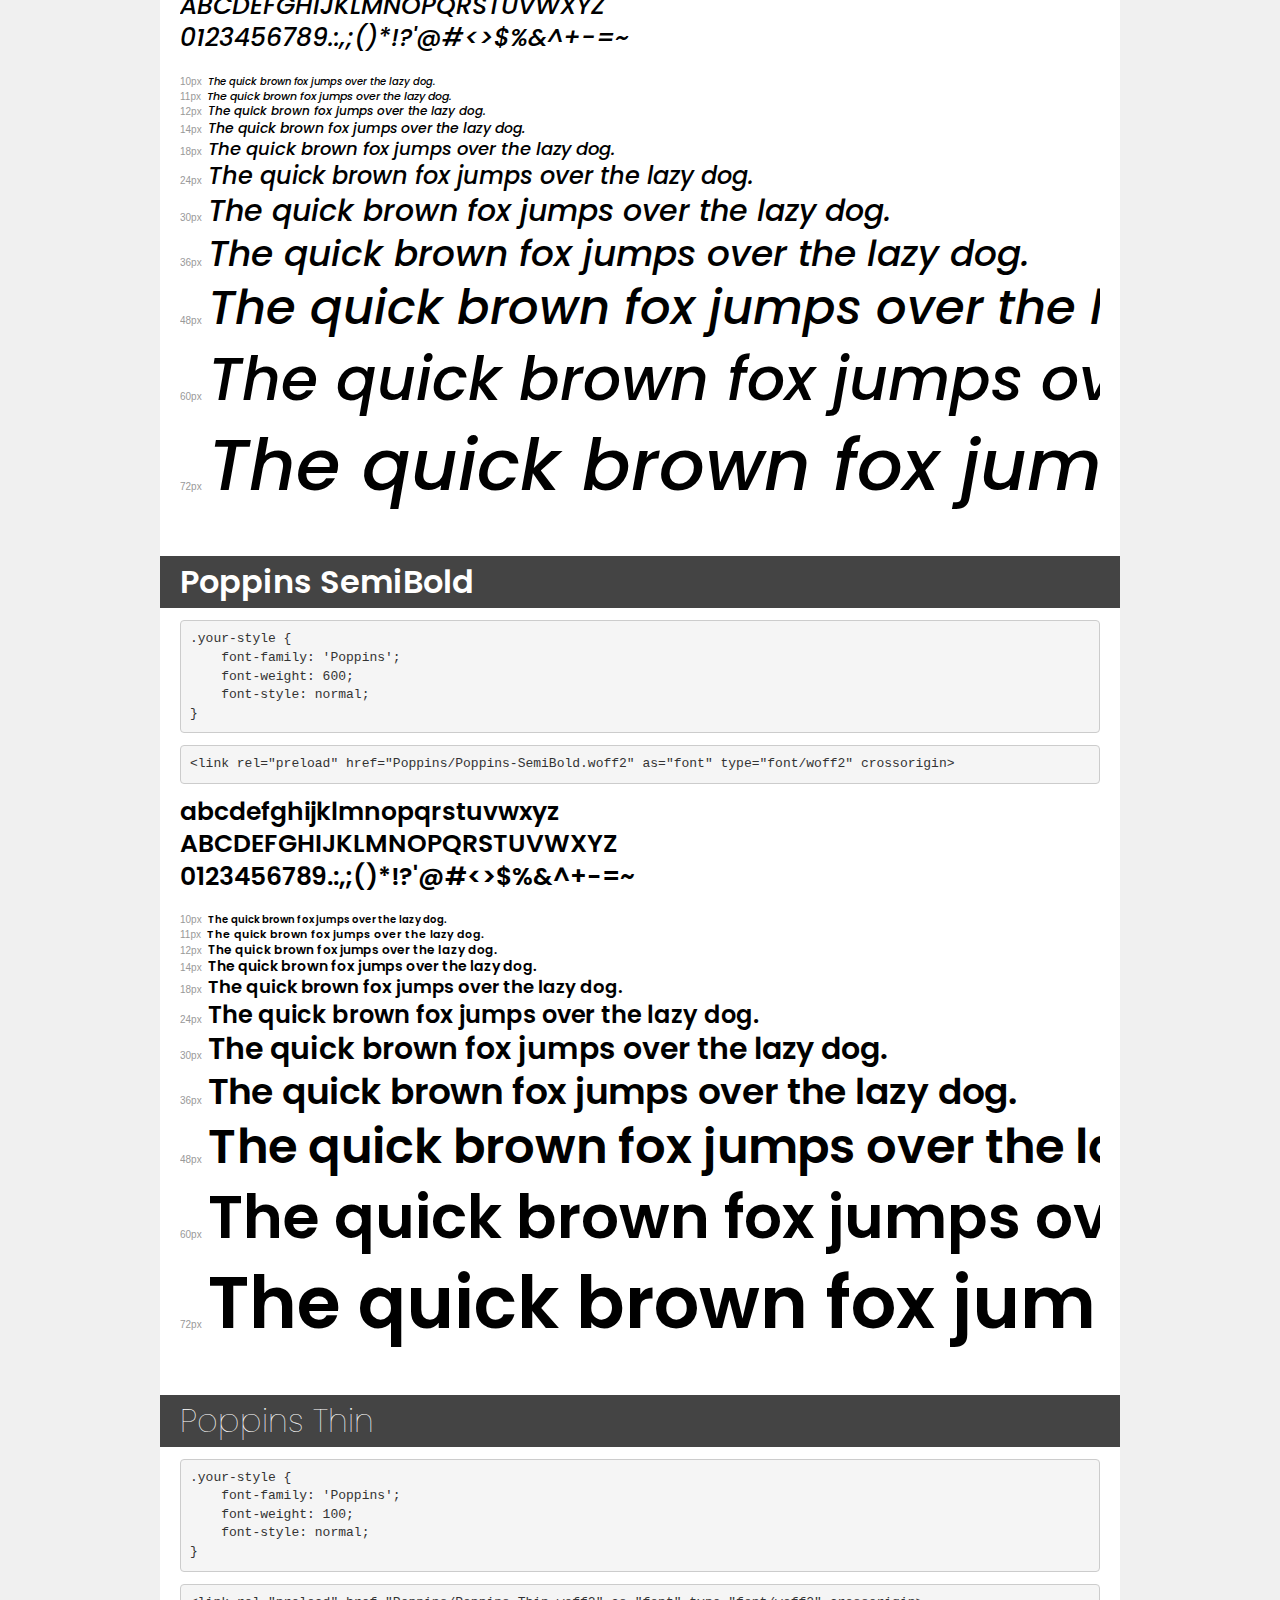
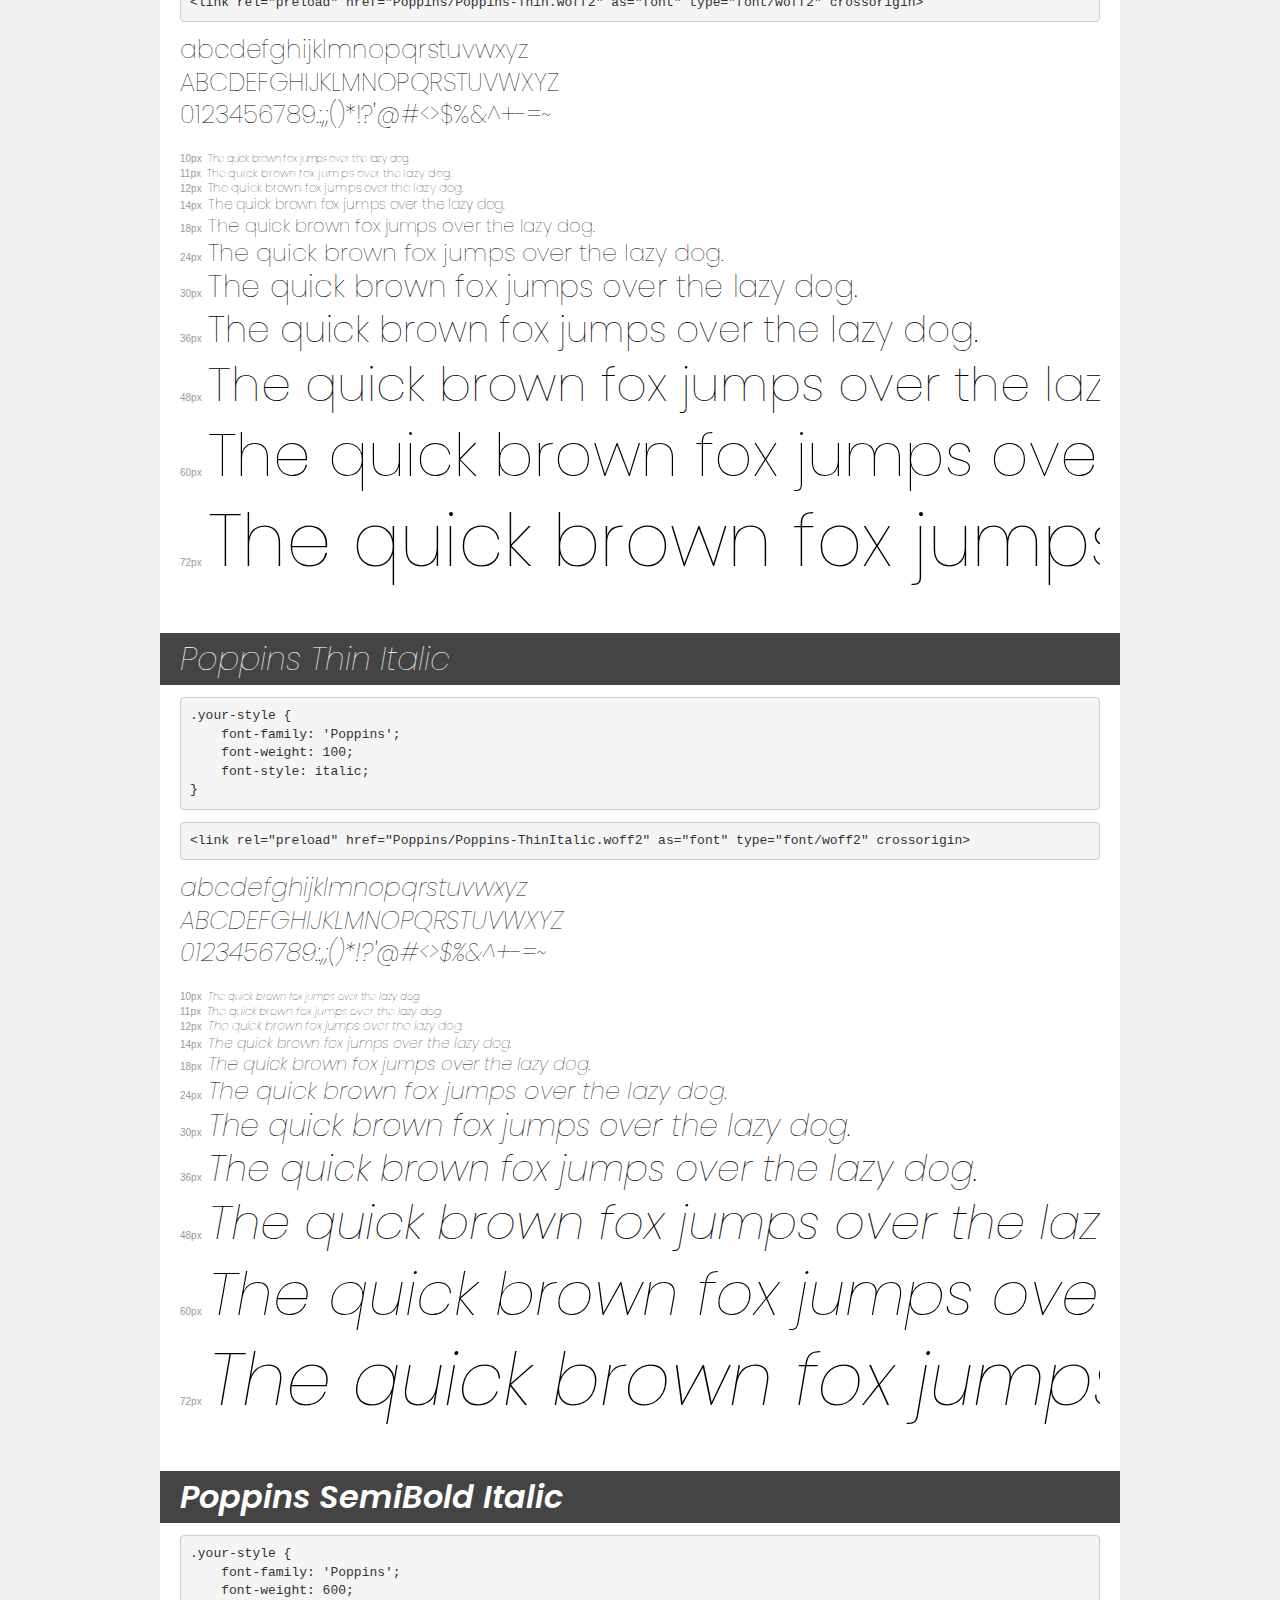
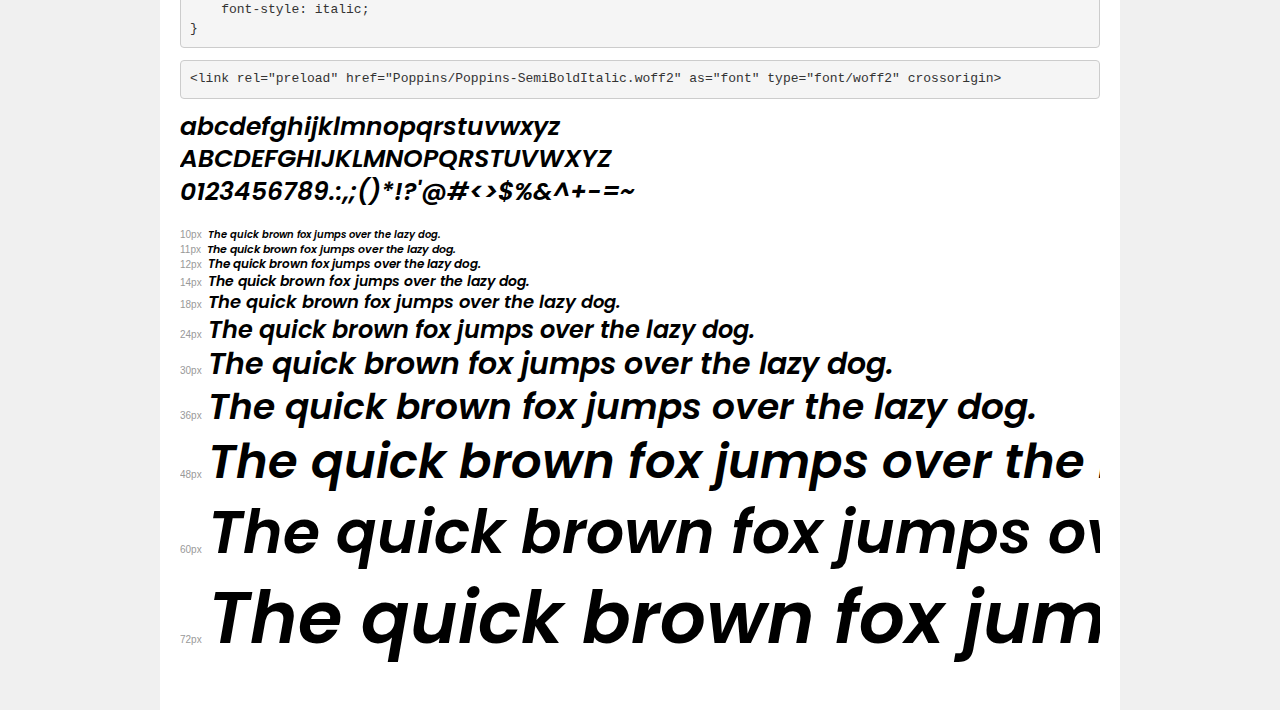
<file: assets/fonts/demo.html>
<!DOCTYPE html>
<html lang="en">
<head>
    <meta charset="utf-8">
    <meta http-equiv="X-UA-Compatible" content="IE=edge">
    <meta name="viewport" content="width=device-width, initial-scale=1">
    <meta name="robots" content="noindex, noarchive">
    <meta name="format-detection" content="telephone=no">
    <title>Transfonter demo</title>
    <link href="stylesheet.css" rel="stylesheet">
    <style>
        /*
        http://meyerweb.com/eric/tools/css/reset/
        v2.0 | 20110126
        License: none (public domain)
        */
        html, body, div, span, applet, object, iframe,
        h1, h2, h3, h4, h5, h6, p, blockquote, pre,
        a, abbr, acronym, address, big, cite, code,
        del, dfn, em, img, ins, kbd, q, s, samp,
        small, strike, strong, sub, sup, tt, var,
        b, u, i, center,
        dl, dt, dd, ol, ul, li,
        fieldset, form, label, legend,
        table, caption, tbody, tfoot, thead, tr, th, td,
        article, aside, canvas, details, embed,
        figure, figcaption, footer, header, hgroup,
        menu, nav, output, ruby, section, summary,
        time, mark, audio, video {
            margin: 0;
            padding: 0;
            border: 0;
            font-size: 100%;
            font: inherit;
            vertical-align: baseline;
        }
        /* HTML5 display-role reset for older browsers */
        article, aside, details, figcaption, figure,
        footer, header, hgroup, menu, nav, section {
            display: block;
        }
        body {
            line-height: 1;
        }
        ol, ul {
            list-style: none;
        }
        blockquote, q {
            quotes: none;
        }
        blockquote:before, blockquote:after,
        q:before, q:after {
            content: '';
            content: none;
        }
        table {
            border-collapse: collapse;
            border-spacing: 0;
        }
        /* demo styles */
        body {
            background: #f0f0f0;
            color: #000;
        }
        .page {
            background: #fff;
            width: 920px;
            margin: 0 auto;
            padding: 20px 20px 0 20px;
            overflow: hidden;
        }
        .font-container {
            overflow-x: auto;
            overflow-y: hidden;
            margin-bottom: 40px;
            line-height: 1.3;
            white-space: nowrap;
            padding-bottom: 5px;
        }
        h1 {
            position: relative;
            background: #444;
            font-size: 32px;
            color: #fff;
            padding: 10px 20px;
            margin: 0 -20px 12px -20px;
        }
        .letters {
            font-size: 25px;
            margin-bottom: 20px;
        }
        .s10:before {
            content: '10px';
        }
        .s11:before {
            content: '11px';
        }
        .s12:before {
            content: '12px';
        }
        .s14:before {
            content: '14px';
        }
        .s18:before {
            content: '18px';
        }
        .s24:before {
            content: '24px';
        }
        .s30:before {
            content: '30px';
        }
        .s36:before {
            content: '36px';
        }
        .s48:before {
            content: '48px';
        }
        .s60:before {
            content: '60px';
        }
        .s72:before {
            content: '72px';
        }
        .s10:before, .s11:before, .s12:before, .s14:before,
        .s18:before, .s24:before, .s30:before, .s36:before,
        .s48:before, .s60:before, .s72:before {
            font-family: Arial, sans-serif;
            font-size: 10px;
            font-weight: normal;
            font-style: normal;
            color: #999;
            padding-right: 6px;
        }
        pre {
            display: block;
            padding: 9px;
            margin: 0 0 12px;
            font-family: Monaco, Menlo, Consolas, "Courier New", monospace;
            font-size: 13px;
            line-height: 1.428571429;
            color: #333;
            font-weight: normal;
            font-style: normal;
            background-color: #f5f5f5;
            border: 1px solid #ccc;
            overflow-x: auto;
            border-radius: 4px;
        }
        /* responsive */
        @media (max-width: 959px) {
            .page {
                width: auto;
                margin: 0;
            }
        }
    </style>
</head>
<body>
<div class="page">
    <div class="demo">
        <h1 style="font-family: 'Poppins'; font-weight: bold; font-style: normal;">Poppins Bold</h1>
        <pre title="Usage">.your-style {
    font-family: 'Poppins';
    font-weight: bold;
    font-style: normal;
}</pre>
        <pre title="Preload (optional)">
&lt;link rel=&quot;preload&quot; href=&quot;Poppins/Poppins-Bold.woff2&quot; as=&quot;font&quot; type=&quot;font/woff2&quot; crossorigin&gt;</pre>
        <div class="font-container" style="font-family: 'Poppins'; font-weight: bold; font-style: normal;">
            <p class="letters">
                abcdefghijklmnopqrstuvwxyz<br>
ABCDEFGHIJKLMNOPQRSTUVWXYZ<br>
                0123456789.:,;()*!?'@#&lt;&gt;$%&^+-=~
            </p>
            <p class="s10" style="font-size: 10px;">The quick brown fox jumps over the lazy dog.</p>
            <p class="s11" style="font-size: 11px;">The quick brown fox jumps over the lazy dog.</p>
            <p class="s12" style="font-size: 12px;">The quick brown fox jumps over the lazy dog.</p>
            <p class="s14" style="font-size: 14px;">The quick brown fox jumps over the lazy dog.</p>
            <p class="s18" style="font-size: 18px;">The quick brown fox jumps over the lazy dog.</p>
            <p class="s24" style="font-size: 24px;">The quick brown fox jumps over the lazy dog.</p>
            <p class="s30" style="font-size: 30px;">The quick brown fox jumps over the lazy dog.</p>
            <p class="s36" style="font-size: 36px;">The quick brown fox jumps over the lazy dog.</p>
            <p class="s48" style="font-size: 48px;">The quick brown fox jumps over the lazy dog.</p>
            <p class="s60" style="font-size: 60px;">The quick brown fox jumps over the lazy dog.</p>
            <p class="s72" style="font-size: 72px;">The quick brown fox jumps over the lazy dog.</p>
        </div>
    </div>

    <div class="demo">
        <h1 style="font-family: 'Poppins'; font-weight: 900; font-style: italic;">Poppins Black Italic</h1>
        <pre title="Usage">.your-style {
    font-family: 'Poppins';
    font-weight: 900;
    font-style: italic;
}</pre>
        <pre title="Preload (optional)">
&lt;link rel=&quot;preload&quot; href=&quot;Poppins/Poppins-BlackItalic.woff2&quot; as=&quot;font&quot; type=&quot;font/woff2&quot; crossorigin&gt;</pre>
        <div class="font-container" style="font-family: 'Poppins'; font-weight: 900; font-style: italic;">
            <p class="letters">
                abcdefghijklmnopqrstuvwxyz<br>
ABCDEFGHIJKLMNOPQRSTUVWXYZ<br>
                0123456789.:,;()*!?'@#&lt;&gt;$%&^+-=~
            </p>
            <p class="s10" style="font-size: 10px;">The quick brown fox jumps over the lazy dog.</p>
            <p class="s11" style="font-size: 11px;">The quick brown fox jumps over the lazy dog.</p>
            <p class="s12" style="font-size: 12px;">The quick brown fox jumps over the lazy dog.</p>
            <p class="s14" style="font-size: 14px;">The quick brown fox jumps over the lazy dog.</p>
            <p class="s18" style="font-size: 18px;">The quick brown fox jumps over the lazy dog.</p>
            <p class="s24" style="font-size: 24px;">The quick brown fox jumps over the lazy dog.</p>
            <p class="s30" style="font-size: 30px;">The quick brown fox jumps over the lazy dog.</p>
            <p class="s36" style="font-size: 36px;">The quick brown fox jumps over the lazy dog.</p>
            <p class="s48" style="font-size: 48px;">The quick brown fox jumps over the lazy dog.</p>
            <p class="s60" style="font-size: 60px;">The quick brown fox jumps over the lazy dog.</p>
            <p class="s72" style="font-size: 72px;">The quick brown fox jumps over the lazy dog.</p>
        </div>
    </div>

    <div class="demo">
        <h1 style="font-family: 'Poppins'; font-weight: 900; font-style: normal;">Poppins Black</h1>
        <pre title="Usage">.your-style {
    font-family: 'Poppins';
    font-weight: 900;
    font-style: normal;
}</pre>
        <pre title="Preload (optional)">
&lt;link rel=&quot;preload&quot; href=&quot;Poppins/Poppins-Black.woff2&quot; as=&quot;font&quot; type=&quot;font/woff2&quot; crossorigin&gt;</pre>
        <div class="font-container" style="font-family: 'Poppins'; font-weight: 900; font-style: normal;">
            <p class="letters">
                abcdefghijklmnopqrstuvwxyz<br>
ABCDEFGHIJKLMNOPQRSTUVWXYZ<br>
                0123456789.:,;()*!?'@#&lt;&gt;$%&^+-=~
            </p>
            <p class="s10" style="font-size: 10px;">The quick brown fox jumps over the lazy dog.</p>
            <p class="s11" style="font-size: 11px;">The quick brown fox jumps over the lazy dog.</p>
            <p class="s12" style="font-size: 12px;">The quick brown fox jumps over the lazy dog.</p>
            <p class="s14" style="font-size: 14px;">The quick brown fox jumps over the lazy dog.</p>
            <p class="s18" style="font-size: 18px;">The quick brown fox jumps over the lazy dog.</p>
            <p class="s24" style="font-size: 24px;">The quick brown fox jumps over the lazy dog.</p>
            <p class="s30" style="font-size: 30px;">The quick brown fox jumps over the lazy dog.</p>
            <p class="s36" style="font-size: 36px;">The quick brown fox jumps over the lazy dog.</p>
            <p class="s48" style="font-size: 48px;">The quick brown fox jumps over the lazy dog.</p>
            <p class="s60" style="font-size: 60px;">The quick brown fox jumps over the lazy dog.</p>
            <p class="s72" style="font-size: 72px;">The quick brown fox jumps over the lazy dog.</p>
        </div>
    </div>

    <div class="demo">
        <h1 style="font-family: 'Poppins'; font-weight: bold; font-style: normal;">Poppins ExtraBold</h1>
        <pre title="Usage">.your-style {
    font-family: 'Poppins';
    font-weight: bold;
    font-style: normal;
}</pre>
        <pre title="Preload (optional)">
&lt;link rel=&quot;preload&quot; href=&quot;Poppins/Poppins-ExtraBold.woff2&quot; as=&quot;font&quot; type=&quot;font/woff2&quot; crossorigin&gt;</pre>
        <div class="font-container" style="font-family: 'Poppins'; font-weight: bold; font-style: normal;">
            <p class="letters">
                abcdefghijklmnopqrstuvwxyz<br>
ABCDEFGHIJKLMNOPQRSTUVWXYZ<br>
                0123456789.:,;()*!?'@#&lt;&gt;$%&^+-=~
            </p>
            <p class="s10" style="font-size: 10px;">The quick brown fox jumps over the lazy dog.</p>
            <p class="s11" style="font-size: 11px;">The quick brown fox jumps over the lazy dog.</p>
            <p class="s12" style="font-size: 12px;">The quick brown fox jumps over the lazy dog.</p>
            <p class="s14" style="font-size: 14px;">The quick brown fox jumps over the lazy dog.</p>
            <p class="s18" style="font-size: 18px;">The quick brown fox jumps over the lazy dog.</p>
            <p class="s24" style="font-size: 24px;">The quick brown fox jumps over the lazy dog.</p>
            <p class="s30" style="font-size: 30px;">The quick brown fox jumps over the lazy dog.</p>
            <p class="s36" style="font-size: 36px;">The quick brown fox jumps over the lazy dog.</p>
            <p class="s48" style="font-size: 48px;">The quick brown fox jumps over the lazy dog.</p>
            <p class="s60" style="font-size: 60px;">The quick brown fox jumps over the lazy dog.</p>
            <p class="s72" style="font-size: 72px;">The quick brown fox jumps over the lazy dog.</p>
        </div>
    </div>

    <div class="demo">
        <h1 style="font-family: 'Poppins'; font-weight: normal; font-style: italic;">Poppins Italic</h1>
        <pre title="Usage">.your-style {
    font-family: 'Poppins';
    font-weight: normal;
    font-style: italic;
}</pre>
        <pre title="Preload (optional)">
&lt;link rel=&quot;preload&quot; href=&quot;Poppins/Poppins-Italic.woff2&quot; as=&quot;font&quot; type=&quot;font/woff2&quot; crossorigin&gt;</pre>
        <div class="font-container" style="font-family: 'Poppins'; font-weight: normal; font-style: italic;">
            <p class="letters">
                abcdefghijklmnopqrstuvwxyz<br>
ABCDEFGHIJKLMNOPQRSTUVWXYZ<br>
                0123456789.:,;()*!?'@#&lt;&gt;$%&^+-=~
            </p>
            <p class="s10" style="font-size: 10px;">The quick brown fox jumps over the lazy dog.</p>
            <p class="s11" style="font-size: 11px;">The quick brown fox jumps over the lazy dog.</p>
            <p class="s12" style="font-size: 12px;">The quick brown fox jumps over the lazy dog.</p>
            <p class="s14" style="font-size: 14px;">The quick brown fox jumps over the lazy dog.</p>
            <p class="s18" style="font-size: 18px;">The quick brown fox jumps over the lazy dog.</p>
            <p class="s24" style="font-size: 24px;">The quick brown fox jumps over the lazy dog.</p>
            <p class="s30" style="font-size: 30px;">The quick brown fox jumps over the lazy dog.</p>
            <p class="s36" style="font-size: 36px;">The quick brown fox jumps over the lazy dog.</p>
            <p class="s48" style="font-size: 48px;">The quick brown fox jumps over the lazy dog.</p>
            <p class="s60" style="font-size: 60px;">The quick brown fox jumps over the lazy dog.</p>
            <p class="s72" style="font-size: 72px;">The quick brown fox jumps over the lazy dog.</p>
        </div>
    </div>

    <div class="demo">
        <h1 style="font-family: 'Poppins'; font-weight: bold; font-style: italic;">Poppins ExtraBold Italic</h1>
        <pre title="Usage">.your-style {
    font-family: 'Poppins';
    font-weight: bold;
    font-style: italic;
}</pre>
        <pre title="Preload (optional)">
&lt;link rel=&quot;preload&quot; href=&quot;Poppins/Poppins-ExtraBoldItalic.woff2&quot; as=&quot;font&quot; type=&quot;font/woff2&quot; crossorigin&gt;</pre>
        <div class="font-container" style="font-family: 'Poppins'; font-weight: bold; font-style: italic;">
            <p class="letters">
                abcdefghijklmnopqrstuvwxyz<br>
ABCDEFGHIJKLMNOPQRSTUVWXYZ<br>
                0123456789.:,;()*!?'@#&lt;&gt;$%&^+-=~
            </p>
            <p class="s10" style="font-size: 10px;">The quick brown fox jumps over the lazy dog.</p>
            <p class="s11" style="font-size: 11px;">The quick brown fox jumps over the lazy dog.</p>
            <p class="s12" style="font-size: 12px;">The quick brown fox jumps over the lazy dog.</p>
            <p class="s14" style="font-size: 14px;">The quick brown fox jumps over the lazy dog.</p>
            <p class="s18" style="font-size: 18px;">The quick brown fox jumps over the lazy dog.</p>
            <p class="s24" style="font-size: 24px;">The quick brown fox jumps over the lazy dog.</p>
            <p class="s30" style="font-size: 30px;">The quick brown fox jumps over the lazy dog.</p>
            <p class="s36" style="font-size: 36px;">The quick brown fox jumps over the lazy dog.</p>
            <p class="s48" style="font-size: 48px;">The quick brown fox jumps over the lazy dog.</p>
            <p class="s60" style="font-size: 60px;">The quick brown fox jumps over the lazy dog.</p>
            <p class="s72" style="font-size: 72px;">The quick brown fox jumps over the lazy dog.</p>
        </div>
    </div>

    <div class="demo">
        <h1 style="font-family: 'Poppins'; font-weight: bold; font-style: italic;">Poppins Bold Italic</h1>
        <pre title="Usage">.your-style {
    font-family: 'Poppins';
    font-weight: bold;
    font-style: italic;
}</pre>
        <pre title="Preload (optional)">
&lt;link rel=&quot;preload&quot; href=&quot;Poppins/Poppins-BoldItalic.woff2&quot; as=&quot;font&quot; type=&quot;font/woff2&quot; crossorigin&gt;</pre>
        <div class="font-container" style="font-family: 'Poppins'; font-weight: bold; font-style: italic;">
            <p class="letters">
                abcdefghijklmnopqrstuvwxyz<br>
ABCDEFGHIJKLMNOPQRSTUVWXYZ<br>
                0123456789.:,;()*!?'@#&lt;&gt;$%&^+-=~
            </p>
            <p class="s10" style="font-size: 10px;">The quick brown fox jumps over the lazy dog.</p>
            <p class="s11" style="font-size: 11px;">The quick brown fox jumps over the lazy dog.</p>
            <p class="s12" style="font-size: 12px;">The quick brown fox jumps over the lazy dog.</p>
            <p class="s14" style="font-size: 14px;">The quick brown fox jumps over the lazy dog.</p>
            <p class="s18" style="font-size: 18px;">The quick brown fox jumps over the lazy dog.</p>
            <p class="s24" style="font-size: 24px;">The quick brown fox jumps over the lazy dog.</p>
            <p class="s30" style="font-size: 30px;">The quick brown fox jumps over the lazy dog.</p>
            <p class="s36" style="font-size: 36px;">The quick brown fox jumps over the lazy dog.</p>
            <p class="s48" style="font-size: 48px;">The quick brown fox jumps over the lazy dog.</p>
            <p class="s60" style="font-size: 60px;">The quick brown fox jumps over the lazy dog.</p>
            <p class="s72" style="font-size: 72px;">The quick brown fox jumps over the lazy dog.</p>
        </div>
    </div>

    <div class="demo">
        <h1 style="font-family: 'Poppins'; font-weight: 200; font-style: italic;">Poppins ExtraLight Italic</h1>
        <pre title="Usage">.your-style {
    font-family: 'Poppins';
    font-weight: 200;
    font-style: italic;
}</pre>
        <pre title="Preload (optional)">
&lt;link rel=&quot;preload&quot; href=&quot;Poppins/Poppins-ExtraLightItalic.woff2&quot; as=&quot;font&quot; type=&quot;font/woff2&quot; crossorigin&gt;</pre>
        <div class="font-container" style="font-family: 'Poppins'; font-weight: 200; font-style: italic;">
            <p class="letters">
                abcdefghijklmnopqrstuvwxyz<br>
ABCDEFGHIJKLMNOPQRSTUVWXYZ<br>
                0123456789.:,;()*!?'@#&lt;&gt;$%&^+-=~
            </p>
            <p class="s10" style="font-size: 10px;">The quick brown fox jumps over the lazy dog.</p>
            <p class="s11" style="font-size: 11px;">The quick brown fox jumps over the lazy dog.</p>
            <p class="s12" style="font-size: 12px;">The quick brown fox jumps over the lazy dog.</p>
            <p class="s14" style="font-size: 14px;">The quick brown fox jumps over the lazy dog.</p>
            <p class="s18" style="font-size: 18px;">The quick brown fox jumps over the lazy dog.</p>
            <p class="s24" style="font-size: 24px;">The quick brown fox jumps over the lazy dog.</p>
            <p class="s30" style="font-size: 30px;">The quick brown fox jumps over the lazy dog.</p>
            <p class="s36" style="font-size: 36px;">The quick brown fox jumps over the lazy dog.</p>
            <p class="s48" style="font-size: 48px;">The quick brown fox jumps over the lazy dog.</p>
            <p class="s60" style="font-size: 60px;">The quick brown fox jumps over the lazy dog.</p>
            <p class="s72" style="font-size: 72px;">The quick brown fox jumps over the lazy dog.</p>
        </div>
    </div>

    <div class="demo">
        <h1 style="font-family: 'Poppins'; font-weight: 200; font-style: normal;">Poppins ExtraLight</h1>
        <pre title="Usage">.your-style {
    font-family: 'Poppins';
    font-weight: 200;
    font-style: normal;
}</pre>
        <pre title="Preload (optional)">
&lt;link rel=&quot;preload&quot; href=&quot;Poppins/Poppins-ExtraLight.woff2&quot; as=&quot;font&quot; type=&quot;font/woff2&quot; crossorigin&gt;</pre>
        <div class="font-container" style="font-family: 'Poppins'; font-weight: 200; font-style: normal;">
            <p class="letters">
                abcdefghijklmnopqrstuvwxyz<br>
ABCDEFGHIJKLMNOPQRSTUVWXYZ<br>
                0123456789.:,;()*!?'@#&lt;&gt;$%&^+-=~
            </p>
            <p class="s10" style="font-size: 10px;">The quick brown fox jumps over the lazy dog.</p>
            <p class="s11" style="font-size: 11px;">The quick brown fox jumps over the lazy dog.</p>
            <p class="s12" style="font-size: 12px;">The quick brown fox jumps over the lazy dog.</p>
            <p class="s14" style="font-size: 14px;">The quick brown fox jumps over the lazy dog.</p>
            <p class="s18" style="font-size: 18px;">The quick brown fox jumps over the lazy dog.</p>
            <p class="s24" style="font-size: 24px;">The quick brown fox jumps over the lazy dog.</p>
            <p class="s30" style="font-size: 30px;">The quick brown fox jumps over the lazy dog.</p>
            <p class="s36" style="font-size: 36px;">The quick brown fox jumps over the lazy dog.</p>
            <p class="s48" style="font-size: 48px;">The quick brown fox jumps over the lazy dog.</p>
            <p class="s60" style="font-size: 60px;">The quick brown fox jumps over the lazy dog.</p>
            <p class="s72" style="font-size: 72px;">The quick brown fox jumps over the lazy dog.</p>
        </div>
    </div>

    <div class="demo">
        <h1 style="font-family: 'Poppins'; font-weight: 500; font-style: normal;">Poppins Medium</h1>
        <pre title="Usage">.your-style {
    font-family: 'Poppins';
    font-weight: 500;
    font-style: normal;
}</pre>
        <pre title="Preload (optional)">
&lt;link rel=&quot;preload&quot; href=&quot;Poppins/Poppins-Medium.woff2&quot; as=&quot;font&quot; type=&quot;font/woff2&quot; crossorigin&gt;</pre>
        <div class="font-container" style="font-family: 'Poppins'; font-weight: 500; font-style: normal;">
            <p class="letters">
                abcdefghijklmnopqrstuvwxyz<br>
ABCDEFGHIJKLMNOPQRSTUVWXYZ<br>
                0123456789.:,;()*!?'@#&lt;&gt;$%&^+-=~
            </p>
            <p class="s10" style="font-size: 10px;">The quick brown fox jumps over the lazy dog.</p>
            <p class="s11" style="font-size: 11px;">The quick brown fox jumps over the lazy dog.</p>
            <p class="s12" style="font-size: 12px;">The quick brown fox jumps over the lazy dog.</p>
            <p class="s14" style="font-size: 14px;">The quick brown fox jumps over the lazy dog.</p>
            <p class="s18" style="font-size: 18px;">The quick brown fox jumps over the lazy dog.</p>
            <p class="s24" style="font-size: 24px;">The quick brown fox jumps over the lazy dog.</p>
            <p class="s30" style="font-size: 30px;">The quick brown fox jumps over the lazy dog.</p>
            <p class="s36" style="font-size: 36px;">The quick brown fox jumps over the lazy dog.</p>
            <p class="s48" style="font-size: 48px;">The quick brown fox jumps over the lazy dog.</p>
            <p class="s60" style="font-size: 60px;">The quick brown fox jumps over the lazy dog.</p>
            <p class="s72" style="font-size: 72px;">The quick brown fox jumps over the lazy dog.</p>
        </div>
    </div>

    <div class="demo">
        <h1 style="font-family: 'Poppins'; font-weight: 300; font-style: italic;">Poppins Light Italic</h1>
        <pre title="Usage">.your-style {
    font-family: 'Poppins';
    font-weight: 300;
    font-style: italic;
}</pre>
        <pre title="Preload (optional)">
&lt;link rel=&quot;preload&quot; href=&quot;Poppins/Poppins-LightItalic.woff2&quot; as=&quot;font&quot; type=&quot;font/woff2&quot; crossorigin&gt;</pre>
        <div class="font-container" style="font-family: 'Poppins'; font-weight: 300; font-style: italic;">
            <p class="letters">
                abcdefghijklmnopqrstuvwxyz<br>
ABCDEFGHIJKLMNOPQRSTUVWXYZ<br>
                0123456789.:,;()*!?'@#&lt;&gt;$%&^+-=~
            </p>
            <p class="s10" style="font-size: 10px;">The quick brown fox jumps over the lazy dog.</p>
            <p class="s11" style="font-size: 11px;">The quick brown fox jumps over the lazy dog.</p>
            <p class="s12" style="font-size: 12px;">The quick brown fox jumps over the lazy dog.</p>
            <p class="s14" style="font-size: 14px;">The quick brown fox jumps over the lazy dog.</p>
            <p class="s18" style="font-size: 18px;">The quick brown fox jumps over the lazy dog.</p>
            <p class="s24" style="font-size: 24px;">The quick brown fox jumps over the lazy dog.</p>
            <p class="s30" style="font-size: 30px;">The quick brown fox jumps over the lazy dog.</p>
            <p class="s36" style="font-size: 36px;">The quick brown fox jumps over the lazy dog.</p>
            <p class="s48" style="font-size: 48px;">The quick brown fox jumps over the lazy dog.</p>
            <p class="s60" style="font-size: 60px;">The quick brown fox jumps over the lazy dog.</p>
            <p class="s72" style="font-size: 72px;">The quick brown fox jumps over the lazy dog.</p>
        </div>
    </div>

    <div class="demo">
        <h1 style="font-family: 'Poppins'; font-weight: 300; font-style: normal;">Poppins Light</h1>
        <pre title="Usage">.your-style {
    font-family: 'Poppins';
    font-weight: 300;
    font-style: normal;
}</pre>
        <pre title="Preload (optional)">
&lt;link rel=&quot;preload&quot; href=&quot;Poppins/Poppins-Light.woff2&quot; as=&quot;font&quot; type=&quot;font/woff2&quot; crossorigin&gt;</pre>
        <div class="font-container" style="font-family: 'Poppins'; font-weight: 300; font-style: normal;">
            <p class="letters">
                abcdefghijklmnopqrstuvwxyz<br>
ABCDEFGHIJKLMNOPQRSTUVWXYZ<br>
                0123456789.:,;()*!?'@#&lt;&gt;$%&^+-=~
            </p>
            <p class="s10" style="font-size: 10px;">The quick brown fox jumps over the lazy dog.</p>
            <p class="s11" style="font-size: 11px;">The quick brown fox jumps over the lazy dog.</p>
            <p class="s12" style="font-size: 12px;">The quick brown fox jumps over the lazy dog.</p>
            <p class="s14" style="font-size: 14px;">The quick brown fox jumps over the lazy dog.</p>
            <p class="s18" style="font-size: 18px;">The quick brown fox jumps over the lazy dog.</p>
            <p class="s24" style="font-size: 24px;">The quick brown fox jumps over the lazy dog.</p>
            <p class="s30" style="font-size: 30px;">The quick brown fox jumps over the lazy dog.</p>
            <p class="s36" style="font-size: 36px;">The quick brown fox jumps over the lazy dog.</p>
            <p class="s48" style="font-size: 48px;">The quick brown fox jumps over the lazy dog.</p>
            <p class="s60" style="font-size: 60px;">The quick brown fox jumps over the lazy dog.</p>
            <p class="s72" style="font-size: 72px;">The quick brown fox jumps over the lazy dog.</p>
        </div>
    </div>

    <div class="demo">
        <h1 style="font-family: 'Poppins'; font-weight: normal; font-style: normal;">Poppins Regular</h1>
        <pre title="Usage">.your-style {
    font-family: 'Poppins';
    font-weight: normal;
    font-style: normal;
}</pre>
        <pre title="Preload (optional)">
&lt;link rel=&quot;preload&quot; href=&quot;Poppins/Poppins-Regular.woff2&quot; as=&quot;font&quot; type=&quot;font/woff2&quot; crossorigin&gt;</pre>
        <div class="font-container" style="font-family: 'Poppins'; font-weight: normal; font-style: normal;">
            <p class="letters">
                abcdefghijklmnopqrstuvwxyz<br>
ABCDEFGHIJKLMNOPQRSTUVWXYZ<br>
                0123456789.:,;()*!?'@#&lt;&gt;$%&^+-=~
            </p>
            <p class="s10" style="font-size: 10px;">The quick brown fox jumps over the lazy dog.</p>
            <p class="s11" style="font-size: 11px;">The quick brown fox jumps over the lazy dog.</p>
            <p class="s12" style="font-size: 12px;">The quick brown fox jumps over the lazy dog.</p>
            <p class="s14" style="font-size: 14px;">The quick brown fox jumps over the lazy dog.</p>
            <p class="s18" style="font-size: 18px;">The quick brown fox jumps over the lazy dog.</p>
            <p class="s24" style="font-size: 24px;">The quick brown fox jumps over the lazy dog.</p>
            <p class="s30" style="font-size: 30px;">The quick brown fox jumps over the lazy dog.</p>
            <p class="s36" style="font-size: 36px;">The quick brown fox jumps over the lazy dog.</p>
            <p class="s48" style="font-size: 48px;">The quick brown fox jumps over the lazy dog.</p>
            <p class="s60" style="font-size: 60px;">The quick brown fox jumps over the lazy dog.</p>
            <p class="s72" style="font-size: 72px;">The quick brown fox jumps over the lazy dog.</p>
        </div>
    </div>

    <div class="demo">
        <h1 style="font-family: 'Poppins'; font-weight: 500; font-style: italic;">Poppins Medium Italic</h1>
        <pre title="Usage">.your-style {
    font-family: 'Poppins';
    font-weight: 500;
    font-style: italic;
}</pre>
        <pre title="Preload (optional)">
&lt;link rel=&quot;preload&quot; href=&quot;Poppins/Poppins-MediumItalic.woff2&quot; as=&quot;font&quot; type=&quot;font/woff2&quot; crossorigin&gt;</pre>
        <div class="font-container" style="font-family: 'Poppins'; font-weight: 500; font-style: italic;">
            <p class="letters">
                abcdefghijklmnopqrstuvwxyz<br>
ABCDEFGHIJKLMNOPQRSTUVWXYZ<br>
                0123456789.:,;()*!?'@#&lt;&gt;$%&^+-=~
            </p>
            <p class="s10" style="font-size: 10px;">The quick brown fox jumps over the lazy dog.</p>
            <p class="s11" style="font-size: 11px;">The quick brown fox jumps over the lazy dog.</p>
            <p class="s12" style="font-size: 12px;">The quick brown fox jumps over the lazy dog.</p>
            <p class="s14" style="font-size: 14px;">The quick brown fox jumps over the lazy dog.</p>
            <p class="s18" style="font-size: 18px;">The quick brown fox jumps over the lazy dog.</p>
            <p class="s24" style="font-size: 24px;">The quick brown fox jumps over the lazy dog.</p>
            <p class="s30" style="font-size: 30px;">The quick brown fox jumps over the lazy dog.</p>
            <p class="s36" style="font-size: 36px;">The quick brown fox jumps over the lazy dog.</p>
            <p class="s48" style="font-size: 48px;">The quick brown fox jumps over the lazy dog.</p>
            <p class="s60" style="font-size: 60px;">The quick brown fox jumps over the lazy dog.</p>
            <p class="s72" style="font-size: 72px;">The quick brown fox jumps over the lazy dog.</p>
        </div>
    </div>

    <div class="demo">
        <h1 style="font-family: 'Poppins'; font-weight: 600; font-style: normal;">Poppins SemiBold</h1>
        <pre title="Usage">.your-style {
    font-family: 'Poppins';
    font-weight: 600;
    font-style: normal;
}</pre>
        <pre title="Preload (optional)">
&lt;link rel=&quot;preload&quot; href=&quot;Poppins/Poppins-SemiBold.woff2&quot; as=&quot;font&quot; type=&quot;font/woff2&quot; crossorigin&gt;</pre>
        <div class="font-container" style="font-family: 'Poppins'; font-weight: 600; font-style: normal;">
            <p class="letters">
                abcdefghijklmnopqrstuvwxyz<br>
ABCDEFGHIJKLMNOPQRSTUVWXYZ<br>
                0123456789.:,;()*!?'@#&lt;&gt;$%&^+-=~
            </p>
            <p class="s10" style="font-size: 10px;">The quick brown fox jumps over the lazy dog.</p>
            <p class="s11" style="font-size: 11px;">The quick brown fox jumps over the lazy dog.</p>
            <p class="s12" style="font-size: 12px;">The quick brown fox jumps over the lazy dog.</p>
            <p class="s14" style="font-size: 14px;">The quick brown fox jumps over the lazy dog.</p>
            <p class="s18" style="font-size: 18px;">The quick brown fox jumps over the lazy dog.</p>
            <p class="s24" style="font-size: 24px;">The quick brown fox jumps over the lazy dog.</p>
            <p class="s30" style="font-size: 30px;">The quick brown fox jumps over the lazy dog.</p>
            <p class="s36" style="font-size: 36px;">The quick brown fox jumps over the lazy dog.</p>
            <p class="s48" style="font-size: 48px;">The quick brown fox jumps over the lazy dog.</p>
            <p class="s60" style="font-size: 60px;">The quick brown fox jumps over the lazy dog.</p>
            <p class="s72" style="font-size: 72px;">The quick brown fox jumps over the lazy dog.</p>
        </div>
    </div>

    <div class="demo">
        <h1 style="font-family: 'Poppins'; font-weight: 100; font-style: normal;">Poppins Thin</h1>
        <pre title="Usage">.your-style {
    font-family: 'Poppins';
    font-weight: 100;
    font-style: normal;
}</pre>
        <pre title="Preload (optional)">
&lt;link rel=&quot;preload&quot; href=&quot;Poppins/Poppins-Thin.woff2&quot; as=&quot;font&quot; type=&quot;font/woff2&quot; crossorigin&gt;</pre>
        <div class="font-container" style="font-family: 'Poppins'; font-weight: 100; font-style: normal;">
            <p class="letters">
                abcdefghijklmnopqrstuvwxyz<br>
ABCDEFGHIJKLMNOPQRSTUVWXYZ<br>
                0123456789.:,;()*!?'@#&lt;&gt;$%&^+-=~
            </p>
            <p class="s10" style="font-size: 10px;">The quick brown fox jumps over the lazy dog.</p>
            <p class="s11" style="font-size: 11px;">The quick brown fox jumps over the lazy dog.</p>
            <p class="s12" style="font-size: 12px;">The quick brown fox jumps over the lazy dog.</p>
            <p class="s14" style="font-size: 14px;">The quick brown fox jumps over the lazy dog.</p>
            <p class="s18" style="font-size: 18px;">The quick brown fox jumps over the lazy dog.</p>
            <p class="s24" style="font-size: 24px;">The quick brown fox jumps over the lazy dog.</p>
            <p class="s30" style="font-size: 30px;">The quick brown fox jumps over the lazy dog.</p>
            <p class="s36" style="font-size: 36px;">The quick brown fox jumps over the lazy dog.</p>
            <p class="s48" style="font-size: 48px;">The quick brown fox jumps over the lazy dog.</p>
            <p class="s60" style="font-size: 60px;">The quick brown fox jumps over the lazy dog.</p>
            <p class="s72" style="font-size: 72px;">The quick brown fox jumps over the lazy dog.</p>
        </div>
    </div>

    <div class="demo">
        <h1 style="font-family: 'Poppins'; font-weight: 100; font-style: italic;">Poppins Thin Italic</h1>
        <pre title="Usage">.your-style {
    font-family: 'Poppins';
    font-weight: 100;
    font-style: italic;
}</pre>
        <pre title="Preload (optional)">
&lt;link rel=&quot;preload&quot; href=&quot;Poppins/Poppins-ThinItalic.woff2&quot; as=&quot;font&quot; type=&quot;font/woff2&quot; crossorigin&gt;</pre>
        <div class="font-container" style="font-family: 'Poppins'; font-weight: 100; font-style: italic;">
            <p class="letters">
                abcdefghijklmnopqrstuvwxyz<br>
ABCDEFGHIJKLMNOPQRSTUVWXYZ<br>
                0123456789.:,;()*!?'@#&lt;&gt;$%&^+-=~
            </p>
            <p class="s10" style="font-size: 10px;">The quick brown fox jumps over the lazy dog.</p>
            <p class="s11" style="font-size: 11px;">The quick brown fox jumps over the lazy dog.</p>
            <p class="s12" style="font-size: 12px;">The quick brown fox jumps over the lazy dog.</p>
            <p class="s14" style="font-size: 14px;">The quick brown fox jumps over the lazy dog.</p>
            <p class="s18" style="font-size: 18px;">The quick brown fox jumps over the lazy dog.</p>
            <p class="s24" style="font-size: 24px;">The quick brown fox jumps over the lazy dog.</p>
            <p class="s30" style="font-size: 30px;">The quick brown fox jumps over the lazy dog.</p>
            <p class="s36" style="font-size: 36px;">The quick brown fox jumps over the lazy dog.</p>
            <p class="s48" style="font-size: 48px;">The quick brown fox jumps over the lazy dog.</p>
            <p class="s60" style="font-size: 60px;">The quick brown fox jumps over the lazy dog.</p>
            <p class="s72" style="font-size: 72px;">The quick brown fox jumps over the lazy dog.</p>
        </div>
    </div>

    <div class="demo">
        <h1 style="font-family: 'Poppins'; font-weight: 600; font-style: italic;">Poppins SemiBold Italic</h1>
        <pre title="Usage">.your-style {
    font-family: 'Poppins';
    font-weight: 600;
    font-style: italic;
}</pre>
        <pre title="Preload (optional)">
&lt;link rel=&quot;preload&quot; href=&quot;Poppins/Poppins-SemiBoldItalic.woff2&quot; as=&quot;font&quot; type=&quot;font/woff2&quot; crossorigin&gt;</pre>
        <div class="font-container" style="font-family: 'Poppins'; font-weight: 600; font-style: italic;">
            <p class="letters">
                abcdefghijklmnopqrstuvwxyz<br>
ABCDEFGHIJKLMNOPQRSTUVWXYZ<br>
                0123456789.:,;()*!?'@#&lt;&gt;$%&^+-=~
            </p>
            <p class="s10" style="font-size: 10px;">The quick brown fox jumps over the lazy dog.</p>
            <p class="s11" style="font-size: 11px;">The quick brown fox jumps over the lazy dog.</p>
            <p class="s12" style="font-size: 12px;">The quick brown fox jumps over the lazy dog.</p>
            <p class="s14" style="font-size: 14px;">The quick brown fox jumps over the lazy dog.</p>
            <p class="s18" style="font-size: 18px;">The quick brown fox jumps over the lazy dog.</p>
            <p class="s24" style="font-size: 24px;">The quick brown fox jumps over the lazy dog.</p>
            <p class="s30" style="font-size: 30px;">The quick brown fox jumps over the lazy dog.</p>
            <p class="s36" style="font-size: 36px;">The quick brown fox jumps over the lazy dog.</p>
            <p class="s48" style="font-size: 48px;">The quick brown fox jumps over the lazy dog.</p>
            <p class="s60" style="font-size: 60px;">The quick brown fox jumps over the lazy dog.</p>
            <p class="s72" style="font-size: 72px;">The quick brown fox jumps over the lazy dog.</p>
        </div>
    </div>

</div>
</body>
</html>
</file>
<file: assets/fonts/stylesheet.css>
/* ======= Poppins ================== */
@font-face {
    font-family: 'Poppins';
    src: url('Poppins/Poppins-Bold.woff2') format('woff2'),
        url('Poppins/Poppins-Bold.woff') format('woff');
    font-weight: bold;
    font-style: normal;
    font-display: swap;
}

@font-face {
    font-family: 'Poppins';
    src: url('Poppins/Poppins-BlackItalic.woff2') format('woff2'),
        url('Poppins/Poppins-BlackItalic.woff') format('woff');
    font-weight: 900;
    font-style: italic;
    font-display: swap;
}

@font-face {
    font-family: 'Poppins';
    src: url('Poppins/Poppins-Black.woff2') format('woff2'),
        url('Poppins/Poppins-Black.woff') format('woff');
    font-weight: 900;
    font-style: normal;
    font-display: swap;
}

@font-face {
    font-family: 'Poppins';
    src: url('Poppins/Poppins-ExtraBold.woff2') format('woff2'),
        url('Poppins/Poppins-ExtraBold.woff') format('woff');
    font-weight: bold;
    font-style: normal;
    font-display: swap;
}

@font-face {
    font-family: 'Poppins';
    src: url('Poppins/Poppins-Italic.woff2') format('woff2'),
        url('Poppins/Poppins-Italic.woff') format('woff');
    font-weight: normal;
    font-style: italic;
    font-display: swap;
}

@font-face {
    font-family: 'Poppins';
    src: url('Poppins/Poppins-ExtraBoldItalic.woff2') format('woff2'),
        url('Poppins/Poppins-ExtraBoldItalic.woff') format('woff');
    font-weight: bold;
    font-style: italic;
    font-display: swap;
}

@font-face {
    font-family: 'Poppins';
    src: url('Poppins/Poppins-BoldItalic.woff2') format('woff2'),
        url('Poppins/Poppins-BoldItalic.woff') format('woff');
    font-weight: bold;
    font-style: italic;
    font-display: swap;
}

@font-face {
    font-family: 'Poppins';
    src: url('Poppins/Poppins-ExtraLightItalic.woff2') format('woff2'),
        url('Poppins/Poppins-ExtraLightItalic.woff') format('woff');
    font-weight: 200;
    font-style: italic;
    font-display: swap;
}

@font-face {
    font-family: 'Poppins';
    src: url('Poppins/Poppins-ExtraLight.woff2') format('woff2'),
        url('Poppins/Poppins-ExtraLight.woff') format('woff');
    font-weight: 200;
    font-style: normal;
    font-display: swap;
}

@font-face {
    font-family: 'Poppins';
    src: url('Poppins/Poppins-Medium.woff2') format('woff2'),
        url('Poppins/Poppins-Medium.woff') format('woff');
    font-weight: 500;
    font-style: normal;
    font-display: swap;
}

@font-face {
    font-family: 'Poppins';
    src: url('Poppins/Poppins-LightItalic.woff2') format('woff2'),
        url('Poppins/Poppins-LightItalic.woff') format('woff');
    font-weight: 300;
    font-style: italic;
    font-display: swap;
}

@font-face {
    font-family: 'Poppins';
    src: url('Poppins/Poppins-Light.woff2') format('woff2'),
        url('Poppins/Poppins-Light.woff') format('woff');
    font-weight: 300;
    font-style: normal;
    font-display: swap;
}

@font-face {
    font-family: 'Poppins';
    src: url('Poppins/Poppins-Regular.woff2') format('woff2'),
        url('Poppins/Poppins-Regular.woff') format('woff');
    font-weight: normal;
    font-style: normal;
    font-display: swap;
}

@font-face {
    font-family: 'Poppins';
    src: url('Poppins/Poppins-MediumItalic.woff2') format('woff2'),
        url('Poppins/Poppins-MediumItalic.woff') format('woff');
    font-weight: 500;
    font-style: italic;
    font-display: swap;
}

@font-face {
    font-family: 'Poppins';
    src: url('Poppins/Poppins-SemiBold.woff2') format('woff2'),
        url('Poppins/Poppins-SemiBold.woff') format('woff');
    font-weight: 600;
    font-style: normal;
    font-display: swap;
}

@font-face {
    font-family: 'Poppins';
    src: url('Poppins/Poppins-Thin.woff2') format('woff2'),
        url('Poppins/Poppins-Thin.woff') format('woff');
    font-weight: 100;
    font-style: normal;
    font-display: swap;
}

@font-face {
    font-family: 'Poppins';
    src: url('Poppins/Poppins-ThinItalic.woff2') format('woff2'),
        url('Poppins/Poppins-ThinItalic.woff') format('woff');
    font-weight: 100;
    font-style: italic;
    font-display: swap;
}

@font-face {
    font-family: 'Poppins';
    src: url('Poppins/Poppins-SemiBoldItalic.woff2') format('woff2'),
        url('Poppins/Poppins-SemiBoldItalic.woff') format('woff');
    font-weight: 600;
    font-style: italic;
    font-display: swap;
}
</file>
<file: assets/css/style.css>
* {
    box-sizing: border-box;
}

:root {
    --primary-color: #0f1b4c;
}

html, body {
    scroll-behavior: smooth;
}

html {
    font-size: 62.5%;
}

body {
    font-size: 1.6rem;
    font-family: "Poppins", sans-serif;
}
/* Common */
.content {
    width: 1110px;
    max-width: calc(100% - 48px);
    margin-left: auto;
    margin-right: auto;
}

a {
    text-decoration: none;
}

a:hover {
    opacity: 0.8;
    cursor: pointer;
}

.btn {
    display: inline-block;
    padding: 18.5px 20px;
    min-width: 98px;
    border-radius: 12px;
    font-size: 1.4rem;
    text-align: center;
    background: var(--primary-color);
    color: #fff;
}

.line-clamp {
    display: -webkit-box;
    -webkit-line-clamp: var(--line-clamp, 2);
    -webkit-box-orient: vertical;
    overflow: hidden;
}

/* ======== Header ========= */
.fixed-header {
    position: sticky;
    padding-top: 26px;
    top: -26px;
    z-index: 1;
    background-color: #e6f0ff;
}

.navbar {
    display: flex;
    align-items: center;
    padding: 12px 0px;
}

.navbar ul {
    display: flex;
    margin-left: 48px;
}

.navbar ul a {
    font-weight: 500;
    font-size: 1.4rem;
    line-height: 21px;
    padding: 8px 14px;
    color: #4f5361;
}

.navbar ul a:hover {
    text-decoration: underline;
}

.navbar .action {
    margin-left: auto;
    z-index: 1;
}

.navbar .action-link {
    font-weight: 500;
    font-size: 14px;
    color: var(--primary-color);
}

.navbar .action-btn {
    padding: 13px 10px;
    margin-left: 18px;
    border-radius: 8px;
}

.hero-wrap {
    display: flex;
    background-color: #e6f0ff;
    height: calc(100vh - 90px);
    position: relative;
    /* flex-direction: column; */
    justify-content:center;
    align-items:center;
   
}

.hero-wrap .info {
    width: 50.3%;
}

.hero-wrap .sub-title {
    font-weight: 500;
    font-size: 1.8rem;
    line-height: 1.5;
    letter-spacing: 0.01em;
    color: #687690;
}

.hero-wrap .title {
    margin-top: 8px;
    font-weight: 700;
    font-size: 6.4rem;
    line-height: 1.19;
    color: #000336;
}

.hero-wrap .desc {
    margin-top: 30px;
    font-weight: 400;
    font-size: 1.8rem;
    line-height: 1.78;
    color: #5a6473;
}

.hero-cta {
    margin-top: 40px;
    min-width: 170px;
    font-weight: 500;
    font-size: 1.3rem;
    border-radius: 12px;
    text-align: center;
    color: #ffffff;
}

.hero-img {
    position: absolute;
    bottom: 0;
    right: calc((100vw - 1110px) / 2 - 100px);
}

/* ======== Clients ========= */
.clients {
    margin-top: 79px;
}

.clients .content {
    padding: 43px 0 64px;
}

.clients .row {
    display: flex;
    justify-content: space-between;
}

.clients .desc {
    font-weight: 500;
    font-size: 1.6rem;
    line-height: 1.25;
    color: #7d8589;
}

.clients .row-desc {
    margin-top: 23px;
}

.clients .images {
    display: flex;
    justify-content: space-between;
    align-items: center;
    margin-top: 70px;
}

.clients .images a {
    display: flex;
    align-items: center;
    height: 90px;
    padding: 0px 42px;
    border-radius: 12px;
}

.clients .images a:hover {
    box-shadow: 0px 10px 20px rgba(0, 0, 0, 0.1);
}

/* ======== Guide ========= */
.guide {
    margin-top: 40px;
}

.guide .content {
    padding: 93px 0 79px;
}

.guide .sub-title {
    position: relative;
    font-weight: 600;
    font-size: 3.5rem;
    line-height: 1;
    text-align: center;
    color: #000339;
}

.guide .sub-title::before {
    content: "";
    position: absolute;
    top: -10px;
    left: 50%;
    transform: translateX(-50%);
    display: inline-block;
    width: 41px;
    height: 4px;
    background: #000339;
    border-radius: 12px;
}

.guide .desc {
    margin: 20px auto 0;
    text-align: center;
    width: 42%;
    font-weight: 400;
    font-size: 1.6rem;
    line-height: 1.88;
    text-align: center;
    color: #5a6473;
}

/* ========== Guide list ========= */

.guide-list {
    margin-top: 70px;
    display: flex;
    justify-content: center;
}

.guide-item {
    margin: 0 70px;
    text-align: center;
}

.guide-item .title {
    margin-top: 26px;
    font-weight: 500;
    font-size: 2rem;
    line-height: 1.1;
    text-align: center;
    color: #3b3c45;
}

.guide-item .link {
    display: inline-block;
    margin-top: 10px;
    font-weight: 600;
    font-size: 1.4rem;
    line-height: 1.5;
    text-align: center;
    color: #0689ff;
}

.guide-item .arrow {
    margin-left: 4px;
}

.guide-cta {
    display: flex;
    justify-content: center;
    margin-top: 50px;
}

/* =========== Featured ============= */

.featured {
    margin-top: 41px;
}

.featured .content {
    padding: 110px 0;
    background-color: #f5fafe;
}
.featured .sub-title {
    font-weight: 600;
    font-size: 3.5rem;
    line-height: 1;
    color: #000339;
}

.featured .row {
    display: flex;
    justify-content: space-between;
}
.featured .desc {
    margin-top: 15px;
    font-weight: 400;
    font-size: 1.6rem;
    line-height: 1.88;
    color: #5a6473;
    word-break: break-all;
}

.featured .link {
    display: flex;
    align-items: center;
    font-weight: 600;
    font-size: 1.8rem;
    color: #0689ff;
}

.featured .link img {
    margin-left: 8px;
}

.featured .list {
    display: flex;
    gap: 30px;
    margin-top: 70px;
}

.featured .item {
    flex: 1;
    background-color: #fff;
    border-radius: 12px;
}

.featured .item .thumb {
    width: 100%;
    height: 227px;
    object-fit: cover;
    border-top-left-radius: 12px;
    border-top-right-radius: 12px;
}

.featured .item .body {
    padding: 17px 20px 22px;
}

.featured .item .title a {
    font-weight: 600;
    font-size: 2rem;
    line-height: 1;
    color: #000339;
}

.featured .item .desc {
    margin-top: 11px;
    font-weight: 500;
    font-size: 1.4rem;
    line-height: 1.5;
    color: #a3a6ab;
}

.featured .item .info {
    margin-top: 21px;
    display: flex;
    align-items: center;
}

.featured .item .label {
    margin-left: 8px;
    font-weight: 500;
    font-size: 1.4rem;
    letter-spacing: 0.01em;
    color: #4d4d52;
}

.featured .item .icon ~ .icon {
    margin-left: 23px;
}

/* ========== Stats ============ */
.stats {
    margin-top: 75px;
}

.stats .content {
    width: 1048px;
    padding: 50px 0;
}
.stats .row {
    display: flex;
}
.stats .img-block {
    position: relative;
    width: 520px;
}

.stats .stats-trend {
    position: absolute;
    top: 0;
    left: 0;
    justify-content: space-between;
    width: 239px;
    height: 252px;
    padding: 45px 22px 40px;
    border-radius: 0px 0px 12px 12px;
    background-color: #fff;
}

.stats .stats-trend .row {
    justify-content: space-between;
}

.stats .stats-trend .value {
    font-weight: 700;
    font-size: 2.6rem;
    line-height: 1;
    letter-spacing: 0.01em;
    color: #000339;
}

.stats .stats-trend .desc {
    margin-top: 8px;
    font-weight: 400;
    font-size: 1.2rem;
    line-height: 1;
    color: #a7a7a7;
}

.stats .stats-trend .separate {
    margin-top: 26px;
    width: 193.62px;
    height: 1.2px;
    background: #e9e9e9;
}

.stats .stats-trend .avt-block {
    display: flex;
    flex-wrap: wrap;
    gap: 16px 14px;
    margin-top: 26px;
}

.stats .stats-trend .avt-group {
    display: flex;
}

.stats .stats-trend .avatar {
    width: 16px;
    height: 16px;
    border-radius: 50%;
    margin-left: -3px;
    background-color: var(--bg-color, blue);
    font-weight: 450;
    font-size: 0.74rem;
    line-height: 16px;
    text-align: center;
    letter-spacing: -0.02em;
    color: #ffffff;
}

.stats .stats-trend .avatar:first-child {
    margin-left: 0;
}
.stats .img-block .image {
    display: flex;
    width: 400px;
    height: 460px;
    border-radius: 12px;
    object-fit: cover;
    margin-left: auto;
}

.stats .info {
    margin: 79px 0 69px 165px;
    flex: 1;
}

.stats .info .sub-title {
    position: relative;
    width: 269px;
    font-weight: 600;
    font-size: 3.5rem;
    line-height: 1.29;
    color: #000339;
}

.stats .info .sub-title:before {
    position: absolute;
    top: -10px;
    left: 0;
    content: "";
    display: inline-block;
    width: 41px;
    height: 4px;
    background: #000339;
    border-radius: 12px;
}

.stats .info .desc {
    width: 309px;
    margin-top: 20px;
    font-weight: 400;
    font-size: 1.6rem;
    line-height: 1.88;
    color: #5a6473;
}

.stats .qty-row {
    margin-top: 110px;
    justify-content: space-between;
    padding: 0 32px;
}

.stats .qty-item .qty {
    font-weight: 600;
    font-size: 6.4rem;
    line-height: 1;
    color: #000000;
}

.stats .qty-desc {
    font-weight: 500;
    font-size: 1.8rem;
    line-height: 1.5;
    color: #7b8087;
}

/* Subscription */

.subscription {
    margin-top: 90px;
}

.subscription .body {
    display: flex;
    align-items: center;
    position: relative;
    height: 370px;
    background: #063183;
    border-radius: 20px;
}

.subscription .info {
    width: 671px;
    padding: 0 80px;
}

.subscription .info .sub-title {
    font-weight: 600;
    font-size: 3.5rem;
    line-height: 1;
    color: #ffffff;
}

.subscription .info .desc {
    margin-top: 15px;
    font-weight: 400;
    font-size: 1.6rem;
    line-height: 1.88;
    color: #ffffff;
    opacity: 0.75;
}

.subscription .info .btn {
    margin-top: 20px;
    min-width: 150px;
    background: #ffffff;
    font-weight: 500;
    font-size: 1.3rem;
    text-align: center;
    color: #002366;
}

.subscription .image {
    position: absolute;
    bottom: 0;
    right: 221px;
}

/* Footer */

.footer {
    margin-top: 55px;
    padding: 50px 165px 58px;
}

.footer .row-top {
    display: flex;
    gap: 185px;
}

.footer .heading {
    font-family: "Lato", sans-serif;
    font-weight: 700;
    font-size: 2rem;
    color: #1c1c1d;
}

.footer .list {
    margin-top: 42px;
}

.footer .item {
    margin-top: 18px;
}

.footer .item a {
    font-weight: 400;
    font-size: 1.6rem;
    line-height: 1.5;
    color: #7a7a7e;
    white-space: nowrap;
}

.footer .desc {
    margin-top: 40px;
    font-weight: 400;
    font-size: 1.6rem;
    line-height: 1.75;
    color: #7a7a7e;
}

.footer .social {
    margin-top: 40px;
    display: flex;
    gap: 16px;
}

.footer .social-link {
    display: flex;
    justify-content: center;
    align-items: center;
    height: 28px;
    width: 28px;
    background: #f9f9f9;
    border-radius: 4px;
}

.footer .social-link:hover {
    display: flex;
    border: 1px solid rgb(182, 182, 253);
}

.footer .row-bottom {
    display: flex;
    align-items: center;
    justify-content: space-between;
    margin-top: 81px;
}

.footer .copyright {
    font-weight: 400;
    font-size: 1.4rem;
    color: #c2c2c2;
}
</file>
